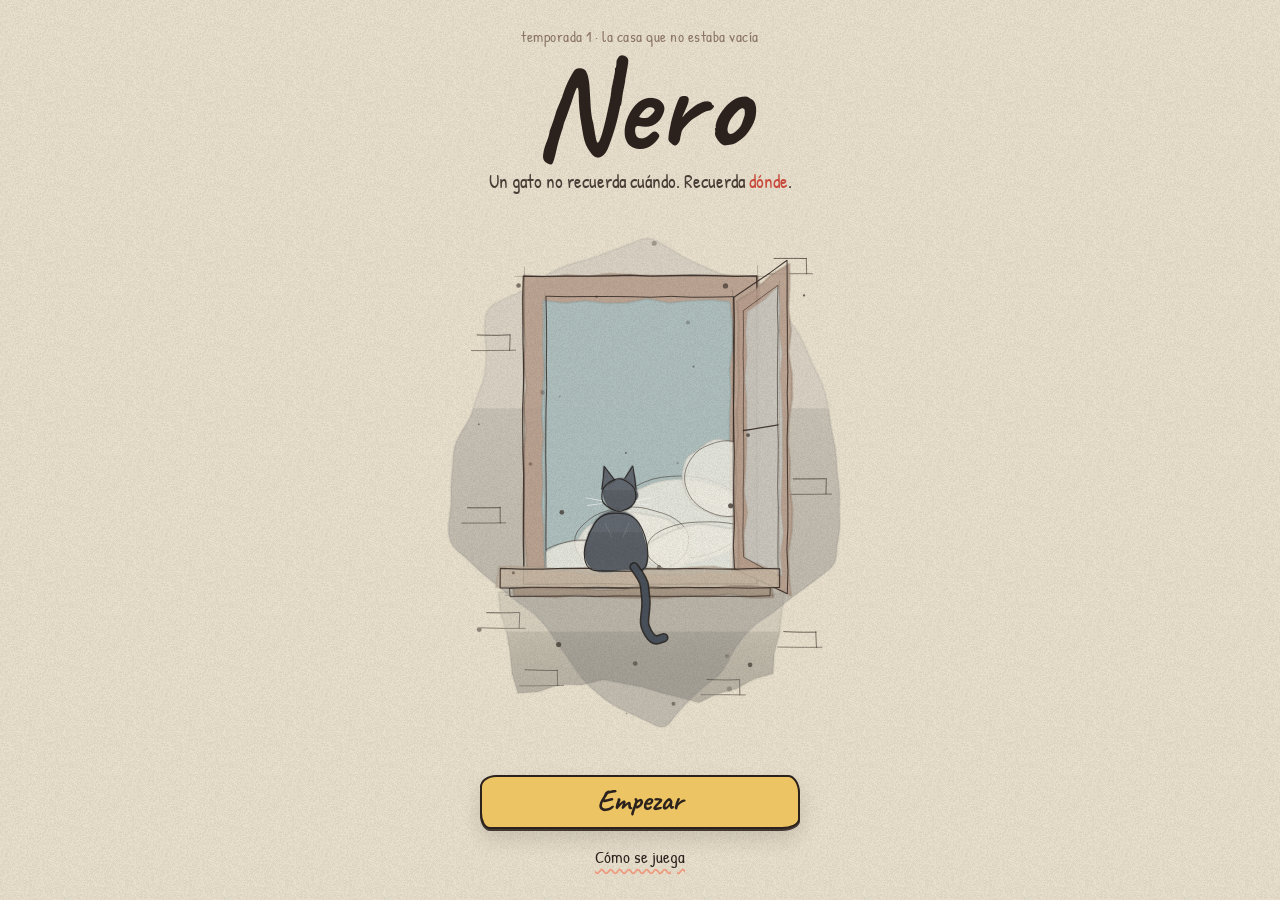
<file: index.html>
<!DOCTYPE html>
<html lang="es">
<head>
<meta charset="utf-8">
<meta name="viewport" content="width=device-width, initial-scale=1, maximum-scale=1, user-scalable=no, viewport-fit=cover">
<title>Nero · una historia de gato</title>
<link rel="manifest" href="manifest.webmanifest">
<link rel="icon" href="icons/favicon-32.png" sizes="32x32">
<link rel="icon" href="icons/icon.svg" type="image/svg+xml">
<link rel="apple-touch-icon" href="icons/apple-touch-icon.png">
<link rel="preload" href="fonts/caveat-latin-700-normal.woff2" as="font" type="font/woff2" crossorigin>
<link rel="preload" href="fonts/patrick-hand-latin-400-normal.woff2" as="font" type="font/woff2" crossorigin>
<link rel="stylesheet" href="styles/main.css">
<style>
  /* el cronómetro del callejón no debe pisar los pills del HUD */
  #level-timer { top: 64px !important; }
</style>
<meta name="theme-color" content="#f3ead6">
</head>
<body>
<svg width="0" height="0" style="position:absolute" aria-hidden="true">
  <filter id="wobble" x="-5%" y="-5%" width="110%" height="110%">
    <feTurbulence type="fractalNoise" baseFrequency="0.035" numOctaves="2" seed="4" result="n"/>
    <feDisplacementMap in="SourceGraphic" in2="n" scale="2.5"/>
  </filter>
</svg>
<canvas id="game"></canvas>
<div id="vignette"></div>
<div id="hud">
  <div id="epLabel"><b id="epNum"></b><span id="epName"></span></div>
  <div id="dots"></div>
  <button id="home" class="hudbtn" title="Volver a la portada" aria-label="Volver a la portada"><svg viewBox="0 0 24 24" width="18" height="18" fill="none" stroke="currentColor" stroke-width="2" stroke-linecap="round" stroke-linejoin="round" aria-hidden="true"><path d="M4 11.5 12 5l8 6.5"/><path d="M6.5 10v8.5h11V10"/><path d="M10.5 18.5V14h3v4.5"/></svg></button>
  <button id="reset" class="hudbtn" title="Reiniciar episodio" aria-label="Reiniciar episodio"><svg viewBox="0 0 24 24" width="18" height="18" fill="none" stroke="currentColor" stroke-width="2" stroke-linecap="round" stroke-linejoin="round" aria-hidden="true"><path d="M18.5 12.5a6.5 6.5 0 1 1-2-5.2"/><path d="M17.5 3.8v4h-4"/></svg></button>
</div>
<div id="cover">
  <div class="cv-head">
    <div class="cv-kicker" id="cvKicker"></div>
    <h1 class="cv-title" id="cvTitle">Nero</h1>
    <p class="cv-tag" id="cvTag"></p>
  </div>
  <div class="cv-menu">
    <button id="cvContinue" class="cv-btn cv-main"></button>
    <button id="cvStart" class="cv-btn"></button>
    <div class="cv-row">
      <button id="cvEpisodes" class="cv-link">Episodios</button>
      <button id="cvHow" class="cv-link">Cómo se juega</button>
    </div>
  </div>
  <div id="cvPanel"><div class="cv-sheet">
    <h3 id="cvPanelTitle"></h3>
    <div id="cvPanelBody"></div>
    <button id="cvBack" class="cv-btn">Volver</button>
  </div></div>
</div>
<div id="story">
  <button id="storySkip">saltar ›</button>
  <p id="storyText"></p>
  <span id="storyNext">toca para seguir</span>
</div>
<div id="titlecard"><b id="tcNum"></b><span id="tcName"></span></div>
<div id="subtitle"></div>
<div id="hint"></div>
<div id="overlay"><div id="ocard">
  <div class="catface" id="oface">🐈‍⬛</div>
  <div class="kicker" id="okicker"></div>
  <h1 id="otitle"></h1>
  <h2 id="osub"></h2>
  <p id="otext"></p>
  <button id="obtn"></button>
</div></div>

<script type="module">
// Nero: orquestador del juego. Toda la lógica (física, historia, mecánicas)
// vive aquí y en js/core|physics|actions|ui; el dibujo lo hace js/doodle.js.
import { CONFIG, createCat, createLevelState, loadLevel, resetCat, createPushable, checkMemoryTriggers, checkKnockTrigger, checkGoalTrigger, checkPuzzleCondition, createInteractives, canOpenInteractive, createCarryables, nearCarryable, landedOnPan, createContainers, nearContainer } from './js/core.js';
import { createPhysics } from './js/physics.js';
import { createUI } from './js/ui.js';
import { createDoodleRenderer } from './js/doodle.js';
import { doJump as jumpAction, tryTargetJump as targetJumpAction, doDrop as dropAction, applySneak } from './js/actions.js';
import { initPWA } from './js/pwa.js';
import { loadSave, writeSave, markFound, countFound } from './js/save.js';

initPWA();

async function main() {
  const canvas = document.getElementById('game');

  // Datos: los mismos del juego 2D — con soporte de borrador del editor (?draft=1)
  const useDraft = new URLSearchParams(location.search).has('draft');
  const devOn = new URLSearchParams(location.search).has('dev');
  const draftScenes = useDraft ? localStorage.getItem('nero-draft-scenes') : null;
  const draftStory = useDraft ? localStorage.getItem('nero-draft-stories') : null;
  const [levelsRes, storiesRes] = await Promise.all([
    fetch('data/scenes.json'),
    fetch('data/stories.json')
  ]);
  const levels = draftScenes ? JSON.parse(draftScenes) : await levelsRes.json();
  const story = draftStory ? JSON.parse(draftStory) : await storiesRes.json();

  const save = loadSave();
  const persist = () => writeSave(save);
  const $ = id => document.getElementById(id);
  // qué capa manda: la portada, una página de historia o el juego
  const setScreen = mode => { document.body.dataset.screen = mode; };

  const physics = createPhysics(CONFIG);
  const ui = createUI();
  const cat = createCat();
  const levelState = createLevelState();
  // el mundo se dibuja a mano: mismo contrato que el renderer 3D archivado
  const r3d = createDoodleRenderer(canvas);

  let W = window.innerWidth, H = window.innerHeight;
  function resize() {
    W = window.innerWidth; H = window.innerHeight;
    r3d.resize(W, H);
  }
  window.addEventListener('resize', resize);
  resize();

  // Cinemáticas de la historia de origen (mismas que el 2D)
  const cinematics = {
    2: {
      text: `Una sombra lo cubre. Un hombre mayor, vestido de negro<br>de los pies a la cabeza, con un ramo de flores en la mano.<br><br>«¿Qué haces aquí, pequeño?»<br><br><b>Deja las flores en el barro</b> para poder recogerlo<br>con las dos manos, como se recoge algo que se puede romper.`,
      duration: 5600
    },
    5: {
      text: `<b>Pasan los meses.</b><br><br>Nero ya no cabe en una mano. Aprende dónde da el sol<br>a cada hora y qué escalón cruje.<br><br>En la repisa, el retrato vuelve a estar de pie.<br>Junto a su bol hay ahora un cuenco de flores pintadas<br>que nadie compraría para un gato. <b>Era de alguien.</b>`,
      duration: 6400
    }
  };

  // Rama A (llegó al camión) vs Rama B (lo recogió el conductor)
  function recordBranch(branchId) {
    try {
      const data = JSON.parse(localStorage.getItem('nero_branches') || '{}');
      data.origin = branchId;
      data.timestamp = new Date().toISOString();
      localStorage.setItem('nero_branches', JSON.stringify(data));
    } catch (e) { /* almacenamiento no disponible */ }
  }

  const curLevel = () => levels[levelState.level];

  function getMovementMods() {
    const L = curLevel();
    if (!L?.mechanics?.babyKitten) return { speed: 1, jump: 1 };
    return { speed: L.mechanics.speed || 0.7, jump: L.mechanics.jumpHeight || 0.8 };
  }

  // El jugador solo recibe texto de ayuda si lleva rato sin avanzar. Cualquier
  // acción con sentido reinicia el reloj: guiar sin estorbar.
  let idleT = 0, hintsGiven = 0, missingCarryShown = false;
  function noteProgress() {
    idleT = 0;
    ui.hideHint();
  }

  let jumpBuffer = null;   // pulsación en el aire → se dispara al aterrizar (game feel)
  function doJump(dir, big) {
    if (levelState.mode !== 'play') return;
    if (cat.state === 'contain') exitContain();
    const L = curLevel();
    const wasGrounded = cat.onGround;
    if (jumpAction(cat, dir, big, getMovementMods())) {
      noteProgress();
      jumpBuffer = null;
      // Nivel de la caja: cada salto desde el suelo cuenta y sacude la caja
      if (L?.goalKind === 'jumps_counted' && wasGrounded) {
        levelState.jumpCount++;
        levelState.lastJumpDir = dir;
        levelState.boxAnimT = 0.001;
      }
    } else if (!cat.onGround) {
      // en la caja el búfer no caduca: machacar el botón nunca pierde saltos
      const hold = L?.goalKind === 'jumps_counted' ? 3 : 0.22;
      jumpBuffer = { dir, big, t: hold };
    }
  }
  function doDrop() {
    if (levelState.mode !== 'play') return;
    dropAction(cat, levelState.platforms);
  }

  // ---------- Input (mismos gestos que el 2D; el tap se proyecta al plano de juego) ----------
  let pressT = null, pressZone = 0, pressStart = null, sneakTouch = 0;
  const pointers = new Set();
  const held = { l: false, r: false, shift: false };
  const sneakDir = () => sneakTouch || (held.shift ? (held.r ? 1 : 0) - (held.l ? 1 : 0) : 0);

  canvas.addEventListener('pointerdown', e => {
    pointers.add(e.pointerId);
    if (pointers.size >= 2) { doJump(pressZone, true); pressT = null; return; }
    pressZone = e.clientX < W / 3 ? -1 : (e.clientX > 2 * W / 3 ? 1 : 0);
    pressT = performance.now();
    pressStart = { x: e.clientX, y: e.clientY };
    if (levelState.mode === 'play' && cat.onGround && cat.state !== 'hang') {
      cat.state = 'charge'; cat.squash = 0.8;
    }
  });
  canvas.addEventListener('pointermove', e => {
    if (!pressStart || pointers.size !== 1) return;
    const dx = e.clientX - pressStart.x, dy = e.clientY - pressStart.y;
    if (Math.abs(dx) > 22 && Math.abs(dx) > Math.abs(dy) * 1.4) {
      sneakTouch = Math.sign(dx);
      pressT = null;
      noteProgress();
    }
  });
  function releasePointer(e) {
    pointers.delete(e.pointerId);
    const start = pressStart;
    if (pointers.size === 0) { sneakTouch = 0; pressStart = null; }
    if (pressT === null) return;
    const heldMs = performance.now() - pressT;
    pressT = null;
    if (start && e.clientX !== undefined) {
      const dx = e.clientX - start.x, dy = e.clientY - start.y;
      if (dy < -30) {
        const dir = dx > 36 ? 1 : dx < -36 ? -1 : 0;
        const big = -dy > 130 || (heldMs < 180 && -dy > 70);
        doJump(dir, big);
        return;
      }
      if (dy > 30 && Math.abs(dy) > Math.abs(dx)) { doDrop(); return; }
    }
    const { wx, wy } = r3d.screenToWorld(e.clientX, e.clientY);
    if (levelState.mode === 'play' && tryCarry(wx, wy)) return;
    if (levelState.mode === 'play' && tryContain(wx, wy)) return;
    if (levelState.mode === 'play' && tryInteract(wx, wy)) return;
    if (levelState.mode === 'play' && curLevel()?.goalKind !== 'jumps_counted' &&
        targetJumpAction(cat, levelState.platforms, wx, wy)) {
      noteProgress();
    } else {
      const dir = Math.abs(wx - cat.x) > 40 ? Math.sign(wx - cat.x) : 0;
      doJump(dir, heldMs > 350);
    }
  }
  canvas.addEventListener('pointerup', releasePointer);
  canvas.addEventListener('pointercancel', releasePointer);

  window.addEventListener('keydown', e => {
    if (e.key === 'Shift') held.shift = true;
    if (e.key === 'ArrowLeft') held.l = true;
    if (e.key === 'ArrowRight') held.r = true;
    if (e.repeat) return;
    if (e.key === 'ArrowLeft') { if (!e.shiftKey) doJump(-1, false); }
    else if (e.key === 'ArrowRight') { if (!e.shiftKey) doJump(1, false); }
    // ↑ salta hacia donde ya estás mirando: mantener ← o → y pulsar ↑ da el salto
    // dirigido, y con Shift el supersalto dirigido. Sin esto el teclado no tenía
    // forma de hacer un supersalto en diagonal y había niveles imposibles.
    else if (e.key === 'ArrowUp' || e.key === ' ') doJump(held.r ? 1 : held.l ? -1 : 0, e.shiftKey);
    else if (e.key === 'ArrowDown') doDrop();
    else if (e.key === 'r' || e.key === 'R') { if (levelState.mode === 'play') resetLevel(); }
  });
  window.addEventListener('keyup', e => {
    if (e.key === 'Shift') held.shift = false;
    if (e.key === 'ArrowLeft') held.l = false;
    if (e.key === 'ArrowRight') held.r = false;
  });
  ui.onResetClick(() => { if (levelState.mode === 'play') resetLevel(); });

  // ---------- Flujo de niveles ----------
  function startLevel(idx) {
    levelState.level = idx;
    resetCat(cat, levels[idx].spawn);
    if (levels[idx].spawnY) cat.y = levels[idx].spawnY;   // el epílogo empieza arriba
    loadLevel(levelState, levels[idx]);

    const L = levels[idx];
    levelState.pushables = (L.pushables || []).map(p => createPushable(p));
    // interactivos del puzzle: se copian las plataformas base para poder
    // inyectar los cajones abiertos sin mutar los datos del nivel
    levelState.basePlatforms = levelState.platforms.slice();
    levelState.interactives = createInteractives(L, levelState.platforms);
    levelState.carryables = createCarryables(L, levelState.platforms);
    levelState.containers = createContainers(L, levelState.platforms);
    cat.containRef = null;
    levelState.puzzles = L.puzzles || [];
    levelState.puzzleSolved = {};
    levelState.boxTiltAngle = 0;
    levelState.boxAnimT = 0;
    levelState.lastJumpDir = 0;

    r3d.loadScene(L, levelState);
    r3d.setCatVisible(true);
    // en la caja, Nero empieza dentro (visible gracias al corte frontal)
    if (L.goalKind === 'jumps_counted' && levelState.pushables[0]) {
      const box = levelState.pushables[0];
      cat.x = box.x + box.w / 2;
    }
    ui.updateHUD(idx, levels, levelState.memories, levelState.found, levelState.puzzles, levelState.puzzleSolved);
    devMarkers();
    ui.setHintText(L.hint ?? story?.ui?.hint ?? '');
    ui.hideHint();
    ui.hideMemory();          // que no quede colgado el subtítulo del episodio anterior
    idleT = 0;
    hintsGiven = 0;
    missingCarryShown = false;
  }

  // Efectos que solo deben dispararse al empezar a JUGAR el nivel (no con la tarjeta abierta)
  function enterPlay() {
    levelState.mode = 'play';
    jumpBuffer = null;
    const L = curLevel();

    // recuerdos con disparador de inicio
    setTimeout(() => {
      if (levelState.mode !== 'play') return;
      for (const m of levelState.memories) if (m.trigger === 'start') collect(m.id);
    }, L?.intro ? 7400 : 900);

    // niveles solo-cinemática: se cuentan solos
    if (L?.mechanics?.cinematicOnly) {
      const cin = cinematics[levelState.level];
      levelState.levelDone = true;   // sin gameplay
      ui.showCinematic(cin?.text ?? L.intro, cin?.duration ?? 4000);
      const token = actToken;
      setTimeout(() => {
        if (token !== actToken) return;   // ya se cambió de episodio
        const gm = levelState.memories.find(m => m.trigger === 'goal');
        if (gm) collect(gm.id);
        completeLevel();
      }, (cin?.duration ?? 4000) + 300);
      return;
    }

    // reto contrarreloj del callejón: al agotarse, Nero no llega al camión → Rama B
    if (L?.mechanics?.timerChallenge) {
      ui.startLevelTimer(L.mechanics.timerChallenge, () => {
        if (levelState.levelDone) return;
        recordBranch('branch_b');
        levelState.levelDone = true;
        const tok = actToken;
        setTimeout(() => { if (tok === actToken) completeLevel(2); }, 900);   // nivel 2 = cinemática de la Rama B
      });
    }
  }

  function resetLevel() {
    ui.stopLevelTimer();
    startLevel(levelState.level);
    enterPlay();
  }

  function completeLevel(target) {
    ui.stopLevelTimer();
    // salir de 'play' YA: si no, durante la espera el episodio siguiente queda
    // anunciado pero con la sala anterior todavía cargada
    levelState.mode = 'ui';
    const next = target ?? levelState.level + 1;
    const token = actToken;
    if (next < levels.length) {
      levelState.level = next;
      save.level = next; persist();
      setTimeout(() => { if (token === actToken) showAct(); }, 1400);
    } else {
      // deja que se lean los últimos rastros antes de pasar la página
      const t0 = performance.now();
      const wait = () => {
        if (token !== actToken) return;
        const idle = ui.isMemoryIdle() || performance.now() - t0 > 20000;
        if (performance.now() - t0 > 2500 && idle) runEnding();
        else setTimeout(wait, 300);
      };
      setTimeout(wait, 300);
    }
  }

  // ---------- Inicio y fin ----------
  // La temporada empieza y acaba en la misma ventana. Portada: Nero sentado
  // en el alféizar, de espaldas. Prólogo: el alféizar vacío bajo la lluvia,
  // porque todavía no ha llegado. Final: Nero otra vez ahí, al sol, con dos
  // tazas al lado.
  const branchOf = () => {
    try { return JSON.parse(localStorage.getItem('nero_branches') || '{}').origin ?? null; }
    catch (e) { return null; }
  };
  const HOWTO = `<ul class="howto">
      <li><b>Saltar</b><span>desliza ↑ · tecla ↑ (con ← → para dirigirlo)</span></li>
      <li><b>Salto largo</b><span>desliza fuerte · Shift + ↑</span></li>
      <li><b>Saltar a un sitio</b><span>toca el mueble al que quieres llegar</span></li>
      <li><b>Andar a escondidas</b><span>arrastra ← → · Shift + ← →</span></li>
      <li><b>Bajar</b><span>desliza ↓ · tecla ↓</span></li>
      <li><b>Coger, soltar, abrir, meterse</b><span>toca la cosa con Nero cerca</span></li>
    </ul>
    <p class="howto-note">Nero no sabe cuándo pasó cada cosa. Tú sí: cada rastro lleva su edad escrita encima.</p>`;

  function showCover() {
    actToken++;
    ui.stopLevelTimer(); ui.hideMemory(); ui.hideHint(); ui.hideCinematic();
    levelState.mode = 'ui';
    storyPages = null;
    r3d.setCover('title');
    setScreen('cover');
    $('cvPanel').classList.remove('show');
    $('cvKicker').innerHTML = story?.title?.kicker ?? '';
    $('cvTitle').textContent = story?.title?.title ?? 'Nero';
    $('cvTag').innerHTML = story?.title?.tagline ?? '';
    const cont = $('cvContinue'), start = $('cvStart');
    const L = save.level != null ? levels[save.level] : null;
    if (L && save.level > 0) {
      cont.style.display = '';
      cont.innerHTML = `Continuar <small>${L.kicker} · ${L.name}</small>`;
      start.textContent = 'Empezar de nuevo';
      start.classList.remove('cv-main');
    } else {
      cont.style.display = 'none';
      start.textContent = save.finished ? 'Volver a empezar' : 'Empezar';
      start.classList.add('cv-main');
    }
    $('cvEpisodes').style.display = save.unlocked > 0 || save.finished ? '' : 'none';
  }

  function startNewGame() {
    save.level = 0; save.finished = false; persist();
    playStory(story?.prologue ?? [], 'prologue', () => {
      if (!save.howto) {
        save.howto = true; persist();
        setScreen('story-card');
        ui.showCard({ face: 'cat', kicker: 'antes de empezar', title: '', sub: 'Cómo se mueve Nero', text: HOWTO, btn: 'A la caja', then: () => beginEpisode(0) });
      } else beginEpisode(0);
    });
  }
  function beginEpisode(i) {
    levelState.level = i;
    showAct();
  }

  // Páginas de historia sobre la ventana: se pasan con un toque
  let storyPages = null, storyIdx = 0, storyThen = null, storyLock = 0;
  function playStory(pages, mode, then) {
    actToken++;
    levelState.mode = 'ui';
    ui.hideMemory(); ui.hideHint(); ui.stopLevelTimer();
    r3d.setCover(mode);
    setScreen('story');
    if (!pages.length) { then?.(); return; }
    storyPages = pages; storyIdx = 0; storyThen = then;
    showStoryPage();
  }
  function showStoryPage() {
    const el = $('storyText');
    el.classList.remove('in');
    void el.offsetWidth;            // reinicia la transición
    el.innerHTML = storyPages[storyIdx];
    el.classList.add('in');
    $('storyNext').textContent = storyIdx === storyPages.length - 1 ? 'toca para terminar' : 'toca para seguir';
    storyLock = performance.now() + 650;   // un doble toque no se salta dos páginas
  }
  function advanceStory() {
    if (!storyPages || performance.now() < storyLock) return;
    storyIdx++;
    if (storyIdx >= storyPages.length) finishStory();
    else showStoryPage();
  }
  function finishStory() {
    if (!storyPages) return;
    const t = storyThen;
    storyPages = null; storyThen = null;
    t?.();
  }
  $('story').addEventListener('click', e => { if (e.target.id !== 'storySkip') advanceStory(); });
  $('storySkip').addEventListener('click', finishStory);
  window.addEventListener('keydown', e => {
    if (!storyPages) return;
    if (e.key === 'Enter' || e.key === ' ' || e.key === 'ArrowRight') { e.preventDefault(); advanceStory(); }
    else if (e.key === 'Escape') finishStory();
  });

  function runEnding() {
    save.finished = true; save.level = null; persist();
    playStory(story?.ending ?? [], 'ending', showFinalCard);
  }
  function showFinalCard() {
    const total = levels.reduce((n, L) => n + L.memories.length, 0);
    const got = countFound(save, levels);
    const rows = levels.map((L, i) => {
      const ids = new Set(save.found[i] ?? []);
      const dots = L.memories.map(m => `<i class="${ids.has(m.id) ? 'on' : ''}"></i>`).join('');
      return `<li><span>${L.kicker.replace('Episodio ', 'Ep ')}</span><b>${L.name}</b><em>${dots}</em></li>`;
    }).join('');
    const br = story?.branches?.[branchOf()] ?? '';
    const missing = total - got;
    setScreen('story-card');
    ui.showCard({
      face: 'cat', kicker: 'fin de la temporada', title: 'Fin', sub: '',
      text: `<ul class="fin-list">${rows}</ul>
        <span class="fin-total">${got} de ${total} rastros</span>
        ${br ? `<span class="fin-branch">${br}</span>` : ''}
        ${missing ? `<span class="fin-more">Te faltan ${missing}. Están en la lista de episodios, esperando.</span>` : '<span class="fin-more">Los has leído todos.</span>'}
        <span class="fin-credits">Nero · una historia de gato<br>tipografías Caveat y Patrick Hand (SIL OFL)</span>`,
      btn: 'Volver al inicio',
      then: showCover
    });
  }

  // panel de la portada: lista de episodios o controles
  function openPanel(title, html) {
    $('cvPanelTitle').textContent = title;
    $('cvPanelBody').innerHTML = html;
    $('cvPanel').classList.add('show');
  }
  function showEpisodes() {
    const rows = levels.map((L, i) => {
      if (i > save.unlocked) return `<li class="locked"><span>${L.kicker}</span><b>· · ·</b></li>`;
      const ids = new Set(save.found[i] ?? []);
      const dots = L.memories.map(m => `<i class="${ids.has(m.id) ? 'on' : ''}"></i>`).join('');
      const alt = i === 2 && branchOf() === 'branch_a' ? '<small>la otra rama</small>' : '';
      return `<li><button data-ep="${i}"><span>${L.kicker}</span><b>${L.name}</b>${alt}<em>${dots}</em></button></li>`;
    }).join('');
    openPanel('Episodios', `<ul class="eplist">${rows}</ul>`);
    for (const b of $('cvPanelBody').querySelectorAll('button[data-ep]')) {
      b.onclick = () => { $('cvPanel').classList.remove('show'); beginEpisode(+b.dataset.ep); };
    }
  }
  $('cvContinue').onclick = () => beginEpisode(save.level);
  $('cvStart').onclick = startNewGame;
  $('cvEpisodes').onclick = showEpisodes;
  $('cvHow').onclick = () => openPanel('Cómo se mueve Nero', HOWTO);
  $('cvBack').onclick = () => $('cvPanel').classList.remove('show');
  $('home').onclick = () => showCover();

  // Sin modal entre episodios: el título aparece sobre la habitación, la
  // introducción baja como subtítulo y el jugador ya tiene el control.
  let actToken = 0;
  function showAct() {
    levelState.mode = 'ui';
    r3d.setCover(null);
    setScreen('game');
    ui.hideCard();
    save.level = levelState.level;
    save.unlocked = Math.max(save.unlocked, levelState.level);
    persist();
    startLevel(levelState.level);
    const L = curLevel();
    ui.showEpisode(L.kicker, L.name, L.intro);
    const token = ++actToken;
    setTimeout(() => { if (token === actToken) enterPlay(); }, 650);
  }

  // Los interactivos abiertos se añaden AL FINAL de la lista de plataformas:
  // así los índices de las metas custom y del knock siguen siendo válidos.
  function stepInteractives(dt) {
    const list = levelState.interactives;
    if (!list || !list.length) return;
    let dirty = false;
    for (const o of list) {
      // el contrapeso se dispara solo cuando cae el peso del otro lado
      if (o.kind === 'counterweight') {
        if (o.trigger === 'knock') {
          // la olla que cae es peso permanente; Nero dentro del balde es peso
          // mientras se quede — al salir, la balda vuelve a bajar
          if (levelState.knock?.broken) o.target = 1;
          else o.target = (levelState.containers ?? []).some(c => c.panFor === o.id && c.occupied) ? 0.55 : 0;
        }
        const prevY = o.platform.y;
        o.platform.y = o.baseY - (o.travel ?? 200) * o.open;
        const dY = o.platform.y - prevY;
        // si el gato viaja encima, sube con ella
        if (dY !== 0 && cat.onGround && Math.abs(cat.y - prevY) < 3 &&
            cat.x > o.platform.x - 20 && cat.x < o.platform.x + o.platform.w + 20) {
          cat.y += dY;
        }
      }
      if (o.kind === 'machine' && o.playing > 0) o.playing = Math.max(0, o.playing - dt);
      if (Math.abs(o.target - o.open) > 0.001) {
        o.open += (o.target - o.open) * Math.min(1, dt * 6);
        if (Math.abs(o.target - o.open) < 0.01) o.open = o.target;
        dirty = true;
      }
    }
    const shown = list.filter(o => o.platform && (o.always || o.open > 0.55));
    if (levelState.platforms.length !== levelState.basePlatforms.length + shown.length) dirty = true;
    if (dirty) {
      levelState.platforms = levelState.basePlatforms.concat(shown.map(o => o.platform));
    }
  }

  // Objetos en la boca. Llevarlos arriba es el coste; soltarlos es gratis.
  // De ahí sale la gramática: "haz que X caiga sobre Y".
  function stepCarryables(dt) {
    const list = levelState.carryables;
    if (!list || !list.length) return;
    for (const c of list) {
      if (c.held) {                       // viaja en la boca, delante del morro
        c.x = cat.x + cat.facing * 26;
        c.y = cat.y - 30;
        continue;
      }
      if (!c.falling) continue;
      c.vy += CONFIG.GRAV * 0.85 * dt;
      c.x += c.vx * dt;
      c.y += c.vy * dt;
      // aterriza sobre la primera superficie que encuentre: plataformas y,
      // sobre todo, las bandejas de los contrapesos (que no son plataformas)
      // solo cuentan las superficies POR DEBAJO del punto de suelta: si no, el
      // objeto se quedaría en la misma repisa desde la que lo tiras
      const below = (c.dropY ?? 0) + 30;
      let ground = CONFIG.FLOOR_Y - 6;
      for (const pl of levelState.platforms) {
        if (c.x > pl.x && c.x < pl.x + pl.w && pl.y > below && pl.y < ground) ground = pl.y - 6;
      }
      for (const o of (levelState.interactives || [])) {
        const pan = o.pan;
        if (!pan) continue;
        if (c.x > pan.x - 10 && c.x < pan.x + pan.w + 10 && pan.y > below && pan.y < ground) {
          ground = pan.y - 6;
        }
      }
      if (c.y >= ground) {
        c.y = ground; c.vy = 0; c.vx = 0;
        c.falling = false; c.landed = true;
        // ¿cayó en la bandeja de algún contrapeso? entonces dispara la máquina
        for (const o of (levelState.interactives || [])) {
          if (o.kind === 'counterweight' && o.trigger === 'drop:' + c.id && landedOnPan(c, o)) {
            o.target = 1;
            c.consumed = true;
            noteProgress();
          }
        }
      }
    }
  }

  // ---------- Recipientes: verterse dentro, salir de un brinco ----------
  function exitContain() {
    const c = cat.containRef;
    if (c) c.occupied = false;
    cat.containRef = null;
    cat.state = 'idle';
    cat.onGround = true;
    noteProgress();
  }

  function tryContain(wx, wy) {
    const list = levelState.containers;
    if (!list || !list.length) return false;
    if (cat.state === 'contain') { exitContain(); return true; }   // cualquier toque: fuera
    for (const c of list) {
      const hit = Math.abs(wx - c.x) < Math.max(60, (c.w ?? 90) * 0.75) &&
                  Math.abs(wy - c.y) < 95;
      if (hit && nearContainer(cat, c)) {
        cat.state = 'contain';
        cat.containRef = c;
        c.occupied = true;
        cat.x = c.x; cat.y = c.y;
        cat.vx = 0; cat.vy = 0;
        cat.onGround = true;
        for (const m of levelState.memories) {
          if (m.trigger === 'contain' && m.cid === c.id) collect(m.id);
        }
        noteProgress();
        return true;
      }
    }
    return false;
  }

  // Coger / soltar con el mismo toque
  function tryCarry(wx, wy) {
    const list = levelState.carryables;
    if (!list || !list.length) return false;
    const held = list.find(c => c.held);
    if (held) {                            // soltar: cae desde donde esté el gato
      held.held = false;
      held.falling = true;
      held.dropY = cat.y;              // desde dónde se soltó: define qué puede pararlo
      held.vx = cat.facing * 30;
      held.vy = 0;
      noteProgress();
      return true;
    }
    for (const c of list) {
      if (c.consumed) continue;
      const hit = Math.abs(wx - c.x) < 60 && Math.abs(wy - c.y) < 70;
      if (hit && cat.onGround && nearCarryable(cat, c)) {
        c.held = true; c.landed = false;
        noteProgress();
        return true;
      }
    }
    return false;
  }

  // Devuelve true si el tap abrió un cajón (y por tanto no debe saltar)
  function tryInteract(wx, wy) {
    const list = levelState.interactives;
    if (!list || !list.length) return false;
    // el contestador: cada toque suelta el siguiente mensaje
    for (const o of list) {
      if (o.kind !== 'machine') continue;
      const hit = Math.abs(wx - o.x) < 70 && Math.abs(wy - o.y) < 90;
      const near = Math.abs(cat.x - o.x) < 120 && Math.abs(cat.y - o.y) < 130;
      if (!hit || !near) continue;
      const msgs = o.messages ?? [];
      if (!msgs.length) return true;
      const msg = msgs[Math.min(o.msgIdx, msgs.length - 1)];
      o.msgIdx = Math.min(o.msgIdx + 1, msgs.length);
      o.playing = 2.2;
      ui.showMemory(msg.text, 6400, msg.age);
      if (msg.collect) collect(msg.collect);
      noteProgress();
      return true;
    }

    // palancas: un toque cerca las acciona y mueven lo que tengan enlazado
    for (const o of list) {
      if (o.kind !== 'lever') continue;
      const hit = Math.abs(wx - o.x) < 60 && Math.abs(wy - o.y) < 90;
      const near = Math.abs(cat.x - o.x) < 110 && Math.abs(cat.y - o.y) < 130;
      if (hit && near) {
        o.on = !o.on;
        for (const t of (o.targets ?? [])) {
          const other = list.find(i => i.id === t.id);
          if (other) other.target = o.on ? (t.open ?? 1) : (t.off ?? 0);
        }
        noteProgress();
        return true;
      }
    }
    for (const o of list) {
      const p = o.platform;
      if (!p || o.kind !== 'drawer') continue;
      const hit = wx > p.x - 30 && wx < p.x + p.w + 30 && wy > p.y - 40 && wy < p.y + 90;
      if (!hit) continue;
      if (canOpenInteractive(o, cat, list)) { o.target = 1; noteProgress(); return true; }
      if (o.open > 0.5 && cat.y < p.y - 20) { o.target = 0; return true; }   // cerrar desde arriba
      return false;
    }
    return false;
  }

  function collect(id) {
    if (levelState.found[id]) return;
    idleT = 0;
    levelState.found[id] = true;
    levelState.totalFound++;
    markFound(save, levelState.level, id);
    persist();
    const m = levelState.memories.find(m => m.id === id);
    if (m) ui.showMemory(m.text, 5600, m.age);
    ui.updatePaws(levelState.memories, levelState.found);
    devMarkers();
  }

  // ---------- Loop ----------
  let last = performance.now();
  let escapeAnim = null;   // arco escriptado de Nero saliendo de la caja
  function frame(now) {
    const dt = Math.min(0.033, (now - last) / 1000);
    last = now;
    const L = curLevel();

    if (levelState.mode === 'play' && !levelState.levelDone) {
      for (const id of checkMemoryTriggers(cat, levelState, levelState.platforms)) collect(id);

      if (checkKnockTrigger(cat, levelState.knock)) {
        levelState.knock.falling = true;
        levelState.knock.vx = (levelState.knock.x > cat.x ? 1 : -1) * 120;
        levelState.knock.vy = -80;
      }

      if (cat.state !== 'contain') {
        physics.stepCat(cat, levelState.platforms, dt, levelState.mode, L, levelState.pushables);
      } else if (cat.containRef) {
        cat.x = cat.containRef.x; cat.y = cat.containRef.y;   // vertido: va donde va el cacharro
      }
      // salto en búfer: pulsado en el aire, ejecutado al tocar suelo
      if (jumpBuffer) {
        jumpBuffer.t -= dt;
        if (jumpBuffer.t <= 0) jumpBuffer = null;
        else if (cat.onGround) {
          const jb = jumpBuffer;
          jumpBuffer = null;
          doJump(jb.dir, jb.big);
        }
      }
      physics.stepKnock(levelState.knock, dt);
      physics.stepProps(levelState.yarn, levelState.books, levelState.bookShelfIdx, levelState.platforms, cat, dt);
      if (levelState.pushables.length) {
        physics.stepPushables(levelState.pushables, cat, levelState.platforms, dt, L);
      }
      applySneak(cat, levelState.platforms, sneakDir(), dt, getMovementMods().speed);
      stepInteractives(dt);
      stepCarryables(dt);

      const kn = levelState.knock;
      if (kn && kn.broken && kn.memoryId) collect(kn.memoryId);

      // la caja reacciona a cada salto: pulso + sacudida suave (las solapas
      // se abren con el progreso — eso lo dibuja el renderer)
      if (L?.goalKind === 'jumps_counted') {
        const box = levelState.pushables[0];
        // Nero no puede salirse de la caja hasta escapar por arriba
        if (box) cat.x = Math.max(box.x + 44, Math.min(box.x + box.w - 44, cat.x));
        if (levelState.boxAnimT > 0 && levelState.boxAnimT < 1) {
          levelState.boxAnimT += dt / levelState.boxAnimDuration;
          const t = Math.min(levelState.boxAnimT, 1);
          levelState.boxPulse = Math.sin(Math.min(t / 0.55, 1) * Math.PI);
          const dirSign = levelState.lastJumpDir === 0 ? 1 : Math.sign(levelState.lastJumpDir);
          levelState.boxTiltAngle = Math.sin(t * Math.PI * 2) * 0.05 * dirSign;
          if (t >= 1) { levelState.boxAnimT = 0; levelState.boxPulse = 0; levelState.boxTiltAngle = 0; }
        } else {
          levelState.boxPulse = 0;
          levelState.boxTiltAngle = 0;
        }
      }

      // puzzles
      for (const puzzle of levelState.puzzles) {
        if (!levelState.puzzleSolved[puzzle.id] && checkPuzzleCondition(puzzle, levelState)) {
          levelState.puzzleSolved[puzzle.id] = true;
          ui.updateHUD(levelState.level, levels, levelState.memories, levelState.found, levelState.puzzles, levelState.puzzleSolved);
        }
      }

      // ¿atascado? a los 15 s sin avanzar se ofrece la pista del episodio,
      // y solo dos veces: si no sirve, es un problema de diseño, no de texto
      idleT += dt;
      if (idleT > 15 && hintsGiven < 2 && !ui.isHintShown()) {
        const h = ui.getHintText();
        if (h) { ui.showHint(h); hintsGiven++; }
        idleT = 0;
      }

      // meta
      // Algunos episodios no piden llegar, piden llegar CON algo en la boca.
      // Si Nero está en la meta con las manos vacías, la casa se lo recuerda.
      const atGoal = checkGoalTrigger(cat, levelState.platforms, L.goalKind, levelState);
      if (atGoal && L.goalCarry &&
          !(levelState.carryables || []).some(c => c.held && c.id === L.goalCarry)) {
        if (!missingCarryShown) {
          missingCarryShown = true;
          ui.showHint(L.carryHint || 'Le falta algo en la boca');
        }
      } else if (atGoal) {
        levelState.levelCompleteTime = now;
        const gm = levelState.memories.find(m => m.trigger === 'goal');
        if (gm) collect(gm.id);

        let target;
        if (levelState.level === 1 && L.mechanics?.branchId === 'branch_a') {
          recordBranch('branch_a');
          target = 3;   // llegó al camión: la Rama B (cinemática de rescate) no ocurre
        }
        if (L.goalKind === 'jumps_counted') {
          // escape: las solapas se abren del todo y Nero salta fuera, al borde de la caja
          const box = levelState.pushables[0];
          if (box) {
            escapeAnim = {
              t: 0, dur: 0.8,
              fromX: cat.x, fromY: cat.y,
              toX: box.x + box.w / 2, toY: box.y
            };
          }
        }
        levelState.levelDone = true;
        const tok = actToken;
        setTimeout(() => { if (tok === actToken) completeLevel(target); }, 1800);
      }
    } else {
      cat.tailT += dt;
      // arco de escape de la caja (corre mientras el nivel está "hecho")
      if (escapeAnim) {
        escapeAnim.t += dt;
        const k = Math.min(1, escapeAnim.t / escapeAnim.dur);
        cat.x = escapeAnim.fromX + (escapeAnim.toX - escapeAnim.fromX) * k;
        const arc = Math.sin(k * Math.PI) * 150;
        cat.y = escapeAnim.fromY + (escapeAnim.toY - escapeAnim.fromY) * k - arc;
        cat.facing = 1;
        cat.state = k < 1 ? 'air' : 'idle';
        cat.squash = k < 1 ? 1.2 : 1;
        if (k >= 1) { cat.y = escapeAnim.toY; escapeAnim = null; }
      }
    }
    if (levelState.mode === 'ui') escapeAnim = null;

    const isBoxLevel = L?.goalKind === 'jumps_counted';
    const box = isBoxLevel ? levelState.pushables[0] : null;
    r3d.update(dt, {
      cat,
      knock: levelState.knock,
      yarn: levelState.yarn,
      books: levelState.books,
      bookShelfIdx: levelState.bookShelfIdx,
      platforms: levelState.platforms,
      pushables: levelState.pushables,
      interactives: levelState.interactives,
      carryables: levelState.carryables,
      boxTilt: levelState.boxTiltAngle,
      boxPulse: levelState.boxPulse || 0,
      baby: !!L?.mechanics?.babyKitten,
      jumpCounter: isBoxLevel ? {
        count: levelState.jumpCount,
        required: L.goalParams?.requiredJumps || 8,
        complete: levelState.jumpCount >= (L.goalParams?.requiredJumps || 8)
      } : null,
      focus: box ? { x: box.x + box.w / 2, y: box.y + box.h / 2 } : null
    });
    r3d.render();
    requestAnimationFrame(frame);
  }

  startLevel(0);
  showCover();
  requestAnimationFrame(frame);

  // ---------- Modo dev (?dev=1): navegar niveles y VER dónde está cada cosa ----------
  // Rombos flotantes sobre recuerdos sin encontrar, la meta, objetos de boca,
  // recipientes y palancas; botones/teclas para saltar de episodio.
  function devMarkers() {
    if (!devOn) return;
    const L = curLevel();
    const list = [];
    // la meta del episodio
    const goal = levelState.platforms.find(p => p.kind === L.goalKind);
    if (goal) list.push({ x: goal.x + goal.w / 2, y: goal.y, label: 'META' + (L.goalCarry ? ' +' + L.goalCarry : ''), color: 0xE8967E, big: true });
    // recuerdos aún no encontrados, cada uno donde se dispara
    for (const m of levelState.memories) {
      if (levelState.found[m.id]) continue;
      let x = null, y = null;
      if (m.trigger === 'platform' && levelState.platforms[m.pi]) {
        const p = levelState.platforms[m.pi];
        x = p.x + p.w / 2; y = p.y;
      } else if (m.trigger === 'knock' && levelState.knock) {
        x = levelState.knock.x; y = levelState.knock.y;
      } else if (m.trigger === 'contain') {
        const c = (levelState.containers ?? []).find(c => c.id === m.cid);
        if (c) { x = c.x; y = c.y; }
      } else if (m.trigger === 'machine') {
        const o = (levelState.interactives ?? []).find(o => o.kind === 'machine');
        if (o) { x = o.x; y = o.y; }
      }
      if (x != null) list.push({ x, y, label: m.id, color: 0xF0C987 });
    }
    for (const c of (levelState.carryables ?? [])) {
      if (!c.consumed) list.push({ x: c.x, y: c.y, label: '☍ ' + c.id, color: 0xB7C7AA });
    }
    for (const o of (levelState.interactives ?? [])) {
      if (o.kind === 'lever') list.push({ x: o.x, y: o.y, label: '⌁ palanca', color: 0xCBBFD9 });
      if (o.kind === 'machine') {
        const left = (o.messages ?? []).length - (o.msgIdx ?? 0);
        list.push({ x: o.x, y: o.y, label: '☏ ' + left + ' mensajes', color: 0xE8967E });
      }
      if (o.kind === 'counterweight' && o.pan) list.push({ x: o.pan.x + o.pan.w / 2, y: o.pan.y, label: '⚖ bandeja', color: 0xBFD3DB });
    }
    r3d.setDevMarkers(list);
  }
  function devGoto(idx) {
    if (!devOn) return;
    levelState.level = ((idx % levels.length) + levels.length) % levels.length;
    ui.stopLevelTimer();
    showAct();
  }
  if (devOn) {
    const bar = document.createElement('div');
    bar.id = 'dev';
    bar.innerHTML = `
      <div style="background:rgba(24,20,28,.85);border-radius:10px;padding:6px 8px;display:flex;gap:5px;align-items:center">
        <button id="devPrev">‹</button>
        <b id="devEp" style="color:#F0C987;font-size:12px;min-width:34px;text-align:center"></b>
        <button id="devNext">›</button>
        <button id="devHint">pista</button>
        <button id="devGoal">→meta</button>
        <span id="devPos" style="color:rgba(255,250,242,.55);font-size:10px;font-family:monospace;min-width:74px"></span>
      </div>`;
    document.body.appendChild(bar);
    document.getElementById('devPrev').onclick = () => devGoto(levelState.level - 1);
    document.getElementById('devNext').onclick = () => devGoto(levelState.level + 1);
    document.getElementById('devHint').onclick = () => ui.showHint(ui.getHintText() || '(sin pista)');
    document.getElementById('devGoal').onclick = () => {
      const L = curLevel();
      const g = levelState.platforms.find(p => p.kind === L.goalKind);
      if (!g) return;
      if (L.goalCarry) { const c = (levelState.carryables ?? []).find(x => x.id === L.goalCarry); if (c) c.held = true; }
      cat.x = g.x + g.w / 2; cat.y = g.y - 8; cat.vy = 50; cat.vx = 0;
      cat.onGround = false; cat.state = 'air';
    };
    window.addEventListener('keydown', e => {
      if (e.key === ']') devGoto(levelState.level + 1);
      else if (e.key === '[') devGoto(levelState.level - 1);
      else if (e.key === 'h') document.getElementById('devHint').click();
      else if (e.key === 'g') document.getElementById('devGoal').click();
    });
    setInterval(() => {
      document.getElementById('devEp').textContent = 'EP' + levelState.level;
      document.getElementById('devPos').textContent = `${Math.round(cat.x)},${Math.round(cat.y)} ${cat.state}`;
    }, 250);
  }

  // Globals para testing/debug
  window.CONFIG = CONFIG;
  window.cat = cat;
  window.levelState = levelState;
  window.levels = levels;
  window.__enterPlay = enterPlay;
  window.__showAct = showAct;
  window.__tryContain = tryContain;
  window.__tryInteract = tryInteract;
  window.__showCover = showCover;
  window.__runEnding = runEnding;
  window.__save = save;
}

main().catch(err => {
  console.error(err);
  document.body.insertAdjacentHTML('beforeend',
    `<div style="position:fixed;inset:auto 10px 10px;background:#FBF6EE;border-radius:12px;padding:12px;color:#4A4139;font-size:13px">Error al cargar Nero: ${err.message}</div>`);
});
</script>
</body>
</html>
</file>
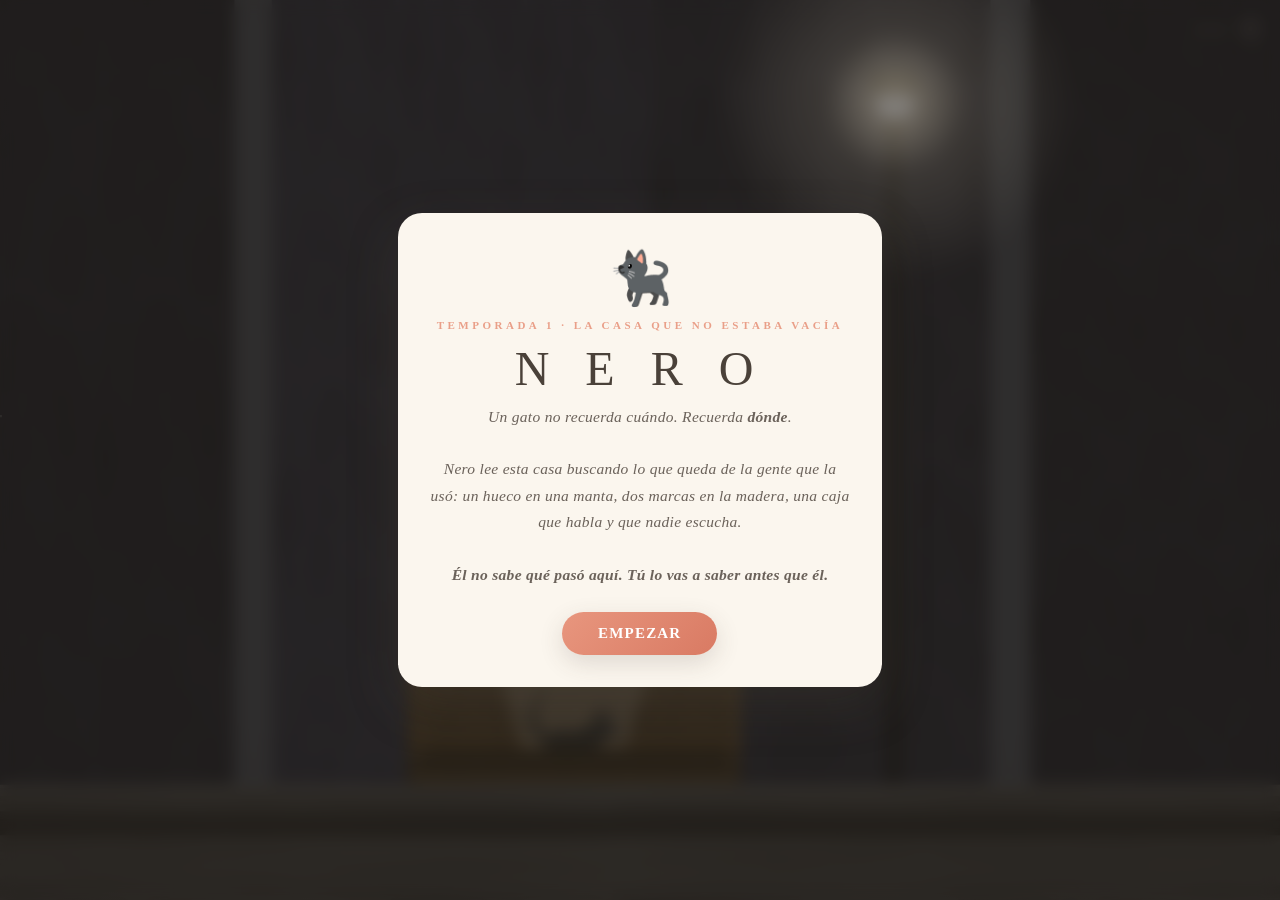
<file: archivo/3d/index.html>
<!DOCTYPE html>
<html lang="es">
<head>
<meta charset="utf-8">
<meta name="viewport" content="width=device-width, initial-scale=1, maximum-scale=1, user-scalable=no, viewport-fit=cover">
<title>Nero · una historia de gato</title>
<link rel="manifest" href="manifest.webmanifest">
<link rel="icon" href="icons/favicon-32.png" sizes="32x32">
<link rel="icon" href="icons/icon.svg" type="image/svg+xml">
<link rel="apple-touch-icon" href="icons/apple-touch-icon.png">
<link rel="stylesheet" href="styles/main.css">
<style>
  /* el cronómetro del callejón no debe pisar los pills del HUD */
  #level-timer { top: 64px !important; }
</style>
<meta name="theme-color" content="#F4ECE3">
<script type="importmap">
{ "imports": { "three": "./js/vendor/three.module.min.js" } }
</script>
</head>
<body>
<canvas id="game"></canvas>
<div id="vignette"></div>
<div id="hud">
  <div id="epLabel"><b id="epNum"></b><span id="epName"></span></div>
  <div id="dots"></div>
  <button id="reset" title="Reiniciar episodio">↺</button>
</div>
<div id="titlecard"><b id="tcNum"></b><span id="tcName"></span></div>
<div id="subtitle"></div>
<div id="hint"></div>
<div id="overlay"><div id="ocard">
  <div class="catface" id="oface">🐈‍⬛</div>
  <div class="kicker" id="okicker"></div>
  <h1 id="otitle"></h1>
  <h2 id="osub"></h2>
  <p id="otext"></p>
  <button id="obtn"></button>
</div></div>

<script type="module">
// Nero en el motor 3D: mismo contenido y mecánicas que el juego 2D (data/scenes.json),
// renderizado como diorama 2.5D. La lógica de gameplay replica index.html.
import { CONFIG, createCat, createLevelState, loadLevel, resetCat, createPushable, checkMemoryTriggers, checkKnockTrigger, checkGoalTrigger, checkPuzzleCondition, createInteractives, canOpenInteractive, createCarryables, nearCarryable, landedOnPan, createContainers, nearContainer } from './js/core.js';
import { createPhysics } from './js/physics.js';
import { createUI } from './js/ui.js';
import { createRenderer3D } from './js/renderer3d.js';
import { doJump as jumpAction, tryTargetJump as targetJumpAction, doDrop as dropAction, applySneak } from './js/actions.js';
import { registerParts } from './js/parts3d.js';
import { initPWA } from './js/pwa.js';

initPWA();

async function main() {
  const canvas = document.getElementById('game');

  // Datos: los mismos del juego 2D — con soporte de borrador del editor (?draft=1)
  const useDraft = new URLSearchParams(location.search).has('draft');
  const devOn = new URLSearchParams(location.search).has('dev');
  const draftScenes = useDraft ? localStorage.getItem('nero-draft-scenes') : null;
  const draftStory = useDraft ? localStorage.getItem('nero-draft-stories') : null;
  const draftParts = useDraft ? localStorage.getItem('nero-draft-parts') : null;
  const [levelsRes, storiesRes, partsRes] = await Promise.all([
    fetch('data/scenes.json'),
    fetch('data/stories.json'),
    fetch('data/parts.json')
  ]);
  const levels = draftScenes ? JSON.parse(draftScenes) : await levelsRes.json();
  const story = draftStory ? JSON.parse(draftStory) : await storiesRes.json();
  // piezas 3D declarativas: primero las publicadas, encima el borrador del builder
  registerParts(partsRes.ok ? await partsRes.json() : {});
  if (draftParts) registerParts(JSON.parse(draftParts));

  const physics = createPhysics(CONFIG);
  const ui = createUI();
  const cat = createCat();
  const levelState = createLevelState();
  const r3d = createRenderer3D(canvas);

  let W = window.innerWidth, H = window.innerHeight;
  function resize() {
    W = window.innerWidth; H = window.innerHeight;
    r3d.resize(W, H);
  }
  window.addEventListener('resize', resize);
  resize();

  // Cinemáticas de la historia de origen (mismas que el 2D)
  const cinematics = {
    2: {
      text: `Una sombra lo cubre. Un hombre mayor, vestido de negro<br>de los pies a la cabeza, con un ramo de flores en la mano.<br><br>«¿Qué haces aquí, pequeño?»<br><br><b>Deja las flores en el barro</b> para poder recogerlo<br>con las dos manos, como se recoge algo que se puede romper.`,
      duration: 5600
    },
    5: {
      text: `<b>Pasan los meses.</b><br><br>Nero ya no cabe en una mano. Aprende dónde da el sol<br>a cada hora y qué escalón cruje.<br><br>En la repisa, el retrato vuelve a estar de pie.<br>Junto a su bol hay ahora un cuenco de flores pintadas<br>que nadie compraría para un gato. <b>Era de alguien.</b>`,
      duration: 6400
    }
  };

  // Rama A (llegó al camión) vs Rama B (lo recogió el conductor)
  function recordBranch(branchId) {
    try {
      const data = JSON.parse(localStorage.getItem('nero_branches') || '{}');
      data.origin = branchId;
      data.timestamp = new Date().toISOString();
      localStorage.setItem('nero_branches', JSON.stringify(data));
    } catch (e) { /* almacenamiento no disponible */ }
  }

  const curLevel = () => levels[levelState.level];

  function getMovementMods() {
    const L = curLevel();
    if (!L?.mechanics?.babyKitten) return { speed: 1, jump: 1 };
    return { speed: L.mechanics.speed || 0.7, jump: L.mechanics.jumpHeight || 0.8 };
  }

  // El jugador solo recibe texto de ayuda si lleva rato sin avanzar. Cualquier
  // acción con sentido reinicia el reloj: guiar sin estorbar.
  let idleT = 0, hintsGiven = 0, missingCarryShown = false;
  function noteProgress() {
    idleT = 0;
    ui.hideHint();
  }

  let jumpBuffer = null;   // pulsación en el aire → se dispara al aterrizar (game feel)
  function doJump(dir, big) {
    if (levelState.mode !== 'play') return;
    if (cat.state === 'contain') exitContain();
    const L = curLevel();
    const wasGrounded = cat.onGround;
    if (jumpAction(cat, dir, big, getMovementMods())) {
      noteProgress();
      jumpBuffer = null;
      // Nivel de la caja: cada salto desde el suelo cuenta y sacude la caja
      if (L?.goalKind === 'jumps_counted' && wasGrounded) {
        levelState.jumpCount++;
        levelState.lastJumpDir = dir;
        levelState.boxAnimT = 0.001;
      }
    } else if (!cat.onGround) {
      // en la caja el búfer no caduca: machacar el botón nunca pierde saltos
      const hold = L?.goalKind === 'jumps_counted' ? 3 : 0.22;
      jumpBuffer = { dir, big, t: hold };
    }
  }
  function doDrop() {
    if (levelState.mode !== 'play') return;
    dropAction(cat, levelState.platforms);
  }

  // ---------- Input (mismos gestos que el 2D; el tap se proyecta al plano de juego) ----------
  let pressT = null, pressZone = 0, pressStart = null, sneakTouch = 0;
  const pointers = new Set();
  const held = { l: false, r: false, shift: false };
  const sneakDir = () => sneakTouch || (held.shift ? (held.r ? 1 : 0) - (held.l ? 1 : 0) : 0);

  canvas.addEventListener('pointerdown', e => {
    pointers.add(e.pointerId);
    if (pointers.size >= 2) { doJump(pressZone, true); pressT = null; return; }
    pressZone = e.clientX < W / 3 ? -1 : (e.clientX > 2 * W / 3 ? 1 : 0);
    pressT = performance.now();
    pressStart = { x: e.clientX, y: e.clientY };
    if (levelState.mode === 'play' && cat.onGround && cat.state !== 'hang') {
      cat.state = 'charge'; cat.squash = 0.8;
    }
  });
  canvas.addEventListener('pointermove', e => {
    if (!pressStart || pointers.size !== 1) return;
    const dx = e.clientX - pressStart.x, dy = e.clientY - pressStart.y;
    if (Math.abs(dx) > 22 && Math.abs(dx) > Math.abs(dy) * 1.4) {
      sneakTouch = Math.sign(dx);
      pressT = null;
      noteProgress();
    }
  });
  function releasePointer(e) {
    pointers.delete(e.pointerId);
    const start = pressStart;
    if (pointers.size === 0) { sneakTouch = 0; pressStart = null; }
    if (pressT === null) return;
    const heldMs = performance.now() - pressT;
    pressT = null;
    if (start && e.clientX !== undefined) {
      const dx = e.clientX - start.x, dy = e.clientY - start.y;
      if (dy < -30) {
        const dir = dx > 36 ? 1 : dx < -36 ? -1 : 0;
        const big = -dy > 130 || (heldMs < 180 && -dy > 70);
        doJump(dir, big);
        return;
      }
      if (dy > 30 && Math.abs(dy) > Math.abs(dx)) { doDrop(); return; }
    }
    const { wx, wy } = r3d.screenToWorld(e.clientX, e.clientY);
    if (levelState.mode === 'play' && tryCarry(wx, wy)) return;
    if (levelState.mode === 'play' && tryContain(wx, wy)) return;
    if (levelState.mode === 'play' && tryInteract(wx, wy)) return;
    if (levelState.mode === 'play' && curLevel()?.goalKind !== 'jumps_counted' &&
        targetJumpAction(cat, levelState.platforms, wx, wy)) {
      noteProgress();
    } else {
      const dir = Math.abs(wx - cat.x) > 40 ? Math.sign(wx - cat.x) : 0;
      doJump(dir, heldMs > 350);
    }
  }
  canvas.addEventListener('pointerup', releasePointer);
  canvas.addEventListener('pointercancel', releasePointer);

  window.addEventListener('keydown', e => {
    if (e.key === 'Shift') held.shift = true;
    if (e.key === 'ArrowLeft') held.l = true;
    if (e.key === 'ArrowRight') held.r = true;
    if (e.repeat) return;
    if (e.key === 'ArrowLeft') { if (!e.shiftKey) doJump(-1, false); }
    else if (e.key === 'ArrowRight') { if (!e.shiftKey) doJump(1, false); }
    // ↑ salta hacia donde ya estás mirando: mantener ← o → y pulsar ↑ da el salto
    // dirigido, y con Shift el supersalto dirigido. Sin esto el teclado no tenía
    // forma de hacer un supersalto en diagonal y había niveles imposibles.
    else if (e.key === 'ArrowUp' || e.key === ' ') doJump(held.r ? 1 : held.l ? -1 : 0, e.shiftKey);
    else if (e.key === 'ArrowDown') doDrop();
    else if (e.key === 'r' || e.key === 'R') { if (levelState.mode === 'play') resetLevel(); }
  });
  window.addEventListener('keyup', e => {
    if (e.key === 'Shift') held.shift = false;
    if (e.key === 'ArrowLeft') held.l = false;
    if (e.key === 'ArrowRight') held.r = false;
  });
  ui.onResetClick(() => { if (levelState.mode === 'play') resetLevel(); });

  // ---------- Flujo de niveles ----------
  function startLevel(idx) {
    levelState.level = idx;
    resetCat(cat, levels[idx].spawn);
    loadLevel(levelState, levels[idx]);

    const L = levels[idx];
    levelState.pushables = (L.pushables || []).map(p => createPushable(p));
    // interactivos del puzzle: se copian las plataformas base para poder
    // inyectar los cajones abiertos sin mutar los datos del nivel
    levelState.basePlatforms = levelState.platforms.slice();
    levelState.interactives = createInteractives(L, levelState.platforms);
    levelState.carryables = createCarryables(L, levelState.platforms);
    levelState.containers = createContainers(L, levelState.platforms);
    cat.containRef = null;
    levelState.puzzles = L.puzzles || [];
    levelState.puzzleSolved = {};
    levelState.boxTiltAngle = 0;
    levelState.boxAnimT = 0;
    levelState.lastJumpDir = 0;

    r3d.loadScene(L, levelState);
    r3d.setCatVisible(true);
    // en la caja, Nero empieza dentro (visible gracias al corte frontal)
    if (L.goalKind === 'jumps_counted' && levelState.pushables[0]) {
      const box = levelState.pushables[0];
      cat.x = box.x + box.w / 2;
    }
    ui.updateHUD(idx, levels, levelState.memories, levelState.found, levelState.puzzles, levelState.puzzleSolved);
    devMarkers();
    ui.setHintText(L.hint ?? story?.ui?.hint ?? '');
    ui.hideHint();
    ui.hideMemory();          // que no quede colgado el subtítulo del episodio anterior
    idleT = 0;
    hintsGiven = 0;
    missingCarryShown = false;
  }

  // Efectos que solo deben dispararse al empezar a JUGAR el nivel (no con la tarjeta abierta)
  function enterPlay() {
    levelState.mode = 'play';
    jumpBuffer = null;
    const L = curLevel();

    // recuerdos con disparador de inicio
    setTimeout(() => {
      if (levelState.mode !== 'play') return;
      for (const m of levelState.memories) if (m.trigger === 'start') collect(m.id);
    }, L?.intro ? 7400 : 900);

    // niveles solo-cinemática: se cuentan solos
    if (L?.mechanics?.cinematicOnly) {
      const cin = cinematics[levelState.level];
      levelState.levelDone = true;   // sin gameplay
      ui.showCinematic(cin?.text ?? L.intro, cin?.duration ?? 4000);
      setTimeout(() => {
        const gm = levelState.memories.find(m => m.trigger === 'goal');
        if (gm) collect(gm.id);
        completeLevel();
      }, (cin?.duration ?? 4000) + 300);
      return;
    }

    // reto contrarreloj del callejón: al agotarse, Nero no llega al camión → Rama B
    if (L?.mechanics?.timerChallenge) {
      ui.startLevelTimer(L.mechanics.timerChallenge, () => {
        if (levelState.levelDone) return;
        recordBranch('branch_b');
        levelState.levelDone = true;
        setTimeout(() => completeLevel(2), 900);   // nivel 2 = cinemática de la Rama B
      });
    }
  }

  function resetLevel() {
    ui.stopLevelTimer();
    startLevel(levelState.level);
    enterPlay();
  }

  function completeLevel(target) {
    ui.stopLevelTimer();
    // salir de 'play' YA: si no, durante la espera el episodio siguiente queda
    // anunciado pero con la sala anterior todavía cargada
    levelState.mode = 'ui';
    const next = target ?? levelState.level + 1;
    if (next < levels.length) {
      levelState.level = next;
      setTimeout(showAct, 1400);
    } else {
      const total = levels.reduce((sum, s) => sum + s.memories.length, 0);
      setTimeout(() => ui.showCard({
        face: '🌙', kicker: 'fin', sub: 'La casa llena',
        text: `${story?.ui?.final ?? 'La casa nunca estuvo vacía: estaba llena de ellos.'}<br><br>🐾 Recuerdos encontrados: <b>${levelState.totalFound} / ${total}</b>`,
        btn: 'Jugar otra vez',
        then: () => { levelState.totalFound = 0; levelState.level = 0; showAct(); }
      }), 1400);
    }
  }

  function showTitle() {
    levelState.mode = 'ui';
    ui.showCard({
      kicker: story?.title?.kicker ?? 'una historia de gato',
      title: story?.title?.title ?? 'N E R O',
      text: story?.title?.body ?? '',
      btn: 'Empezar',
      then: showAct
    });
  }

  // Sin modal entre episodios: el título aparece sobre la habitación, la
  // introducción baja como subtítulo y el jugador ya tiene el control.
  function showAct() {
    levelState.mode = 'ui';
    startLevel(levelState.level);
    const L = curLevel();
    ui.showEpisode(L.kicker, L.name, L.intro);
    setTimeout(enterPlay, 650);
  }

  // Los interactivos abiertos se añaden AL FINAL de la lista de plataformas:
  // así los índices de las metas custom y del knock siguen siendo válidos.
  function stepInteractives(dt) {
    const list = levelState.interactives;
    if (!list || !list.length) return;
    let dirty = false;
    for (const o of list) {
      // el contrapeso se dispara solo cuando cae el peso del otro lado
      if (o.kind === 'counterweight') {
        if (o.trigger === 'knock') {
          // la olla que cae es peso permanente; Nero dentro del balde es peso
          // mientras se quede — al salir, la balda vuelve a bajar
          if (levelState.knock?.broken) o.target = 1;
          else o.target = (levelState.containers ?? []).some(c => c.panFor === o.id && c.occupied) ? 0.55 : 0;
        }
        const prevY = o.platform.y;
        o.platform.y = o.baseY - (o.travel ?? 200) * o.open;
        const dY = o.platform.y - prevY;
        // si el gato viaja encima, sube con ella
        if (dY !== 0 && cat.onGround && Math.abs(cat.y - prevY) < 3 &&
            cat.x > o.platform.x - 20 && cat.x < o.platform.x + o.platform.w + 20) {
          cat.y += dY;
        }
      }
      if (o.kind === 'machine' && o.playing > 0) o.playing = Math.max(0, o.playing - dt);
      if (Math.abs(o.target - o.open) > 0.001) {
        o.open += (o.target - o.open) * Math.min(1, dt * 6);
        if (Math.abs(o.target - o.open) < 0.01) o.open = o.target;
        dirty = true;
      }
    }
    const shown = list.filter(o => o.platform && (o.always || o.open > 0.55));
    if (levelState.platforms.length !== levelState.basePlatforms.length + shown.length) dirty = true;
    if (dirty) {
      levelState.platforms = levelState.basePlatforms.concat(shown.map(o => o.platform));
    }
  }

  // Objetos en la boca. Llevarlos arriba es el coste; soltarlos es gratis.
  // De ahí sale la gramática: "haz que X caiga sobre Y".
  function stepCarryables(dt) {
    const list = levelState.carryables;
    if (!list || !list.length) return;
    for (const c of list) {
      if (c.held) {                       // viaja en la boca, delante del morro
        c.x = cat.x + cat.facing * 26;
        c.y = cat.y - 30;
        continue;
      }
      if (!c.falling) continue;
      c.vy += CONFIG.GRAV * 0.85 * dt;
      c.x += c.vx * dt;
      c.y += c.vy * dt;
      // aterriza sobre la primera superficie que encuentre: plataformas y,
      // sobre todo, las bandejas de los contrapesos (que no son plataformas)
      // solo cuentan las superficies POR DEBAJO del punto de suelta: si no, el
      // objeto se quedaría en la misma repisa desde la que lo tiras
      const below = (c.dropY ?? 0) + 30;
      let ground = CONFIG.FLOOR_Y - 6;
      for (const pl of levelState.platforms) {
        if (c.x > pl.x && c.x < pl.x + pl.w && pl.y > below && pl.y < ground) ground = pl.y - 6;
      }
      for (const o of (levelState.interactives || [])) {
        const pan = o.pan;
        if (!pan) continue;
        if (c.x > pan.x - 10 && c.x < pan.x + pan.w + 10 && pan.y > below && pan.y < ground) {
          ground = pan.y - 6;
        }
      }
      if (c.y >= ground) {
        c.y = ground; c.vy = 0; c.vx = 0;
        c.falling = false; c.landed = true;
        // ¿cayó en la bandeja de algún contrapeso? entonces dispara la máquina
        for (const o of (levelState.interactives || [])) {
          if (o.kind === 'counterweight' && o.trigger === 'drop:' + c.id && landedOnPan(c, o)) {
            o.target = 1;
            c.consumed = true;
            noteProgress();
          }
        }
      }
    }
  }

  // ---------- Recipientes: verterse dentro, salir de un brinco ----------
  function exitContain() {
    const c = cat.containRef;
    if (c) c.occupied = false;
    cat.containRef = null;
    cat.state = 'idle';
    cat.onGround = true;
    noteProgress();
  }

  function tryContain(wx, wy) {
    const list = levelState.containers;
    if (!list || !list.length) return false;
    if (cat.state === 'contain') { exitContain(); return true; }   // cualquier toque: fuera
    for (const c of list) {
      const hit = Math.abs(wx - c.x) < Math.max(60, (c.w ?? 90) * 0.75) &&
                  Math.abs(wy - c.y) < 95;
      if (hit && nearContainer(cat, c)) {
        cat.state = 'contain';
        cat.containRef = c;
        c.occupied = true;
        cat.x = c.x; cat.y = c.y;
        cat.vx = 0; cat.vy = 0;
        cat.onGround = true;
        for (const m of levelState.memories) {
          if (m.trigger === 'contain' && m.cid === c.id) collect(m.id);
        }
        noteProgress();
        return true;
      }
    }
    return false;
  }

  // Coger / soltar con el mismo toque
  function tryCarry(wx, wy) {
    const list = levelState.carryables;
    if (!list || !list.length) return false;
    const held = list.find(c => c.held);
    if (held) {                            // soltar: cae desde donde esté el gato
      held.held = false;
      held.falling = true;
      held.dropY = cat.y;              // desde dónde se soltó: define qué puede pararlo
      held.vx = cat.facing * 30;
      held.vy = 0;
      noteProgress();
      return true;
    }
    for (const c of list) {
      if (c.consumed) continue;
      const hit = Math.abs(wx - c.x) < 60 && Math.abs(wy - c.y) < 70;
      if (hit && cat.onGround && nearCarryable(cat, c)) {
        c.held = true; c.landed = false;
        noteProgress();
        return true;
      }
    }
    return false;
  }

  // Devuelve true si el tap abrió un cajón (y por tanto no debe saltar)
  function tryInteract(wx, wy) {
    const list = levelState.interactives;
    if (!list || !list.length) return false;
    // el contestador: cada toque suelta el siguiente mensaje
    for (const o of list) {
      if (o.kind !== 'machine') continue;
      const hit = Math.abs(wx - o.x) < 70 && Math.abs(wy - o.y) < 90;
      const near = Math.abs(cat.x - o.x) < 120 && Math.abs(cat.y - o.y) < 130;
      if (!hit || !near) continue;
      const msgs = o.messages ?? [];
      if (!msgs.length) return true;
      const msg = msgs[Math.min(o.msgIdx, msgs.length - 1)];
      o.msgIdx = Math.min(o.msgIdx + 1, msgs.length);
      o.playing = 2.2;
      ui.showMemory(msg.text, 6400, msg.age);
      if (msg.collect) collect(msg.collect);
      noteProgress();
      return true;
    }

    // palancas: un toque cerca las acciona y mueven lo que tengan enlazado
    for (const o of list) {
      if (o.kind !== 'lever') continue;
      const hit = Math.abs(wx - o.x) < 60 && Math.abs(wy - o.y) < 90;
      const near = Math.abs(cat.x - o.x) < 110 && Math.abs(cat.y - o.y) < 130;
      if (hit && near) {
        o.on = !o.on;
        for (const t of (o.targets ?? [])) {
          const other = list.find(i => i.id === t.id);
          if (other) other.target = o.on ? (t.open ?? 1) : (t.off ?? 0);
        }
        noteProgress();
        return true;
      }
    }
    for (const o of list) {
      const p = o.platform;
      if (!p || o.kind !== 'drawer') continue;
      const hit = wx > p.x - 30 && wx < p.x + p.w + 30 && wy > p.y - 40 && wy < p.y + 90;
      if (!hit) continue;
      if (canOpenInteractive(o, cat, list)) { o.target = 1; noteProgress(); return true; }
      if (o.open > 0.5 && cat.y < p.y - 20) { o.target = 0; return true; }   // cerrar desde arriba
      return false;
    }
    return false;
  }

  function collect(id) {
    if (levelState.found[id]) return;
    idleT = 0;
    levelState.found[id] = true;
    levelState.totalFound++;
    const m = levelState.memories.find(m => m.id === id);
    if (m) ui.showMemory(m.text, 5600, m.age);
    ui.updatePaws(levelState.memories, levelState.found);
    devMarkers();
  }

  // ---------- Loop ----------
  let last = performance.now();
  let escapeAnim = null;   // arco escriptado de Nero saliendo de la caja
  function frame(now) {
    const dt = Math.min(0.033, (now - last) / 1000);
    last = now;
    const L = curLevel();

    if (levelState.mode === 'play' && !levelState.levelDone) {
      for (const id of checkMemoryTriggers(cat, levelState, levelState.platforms)) collect(id);

      if (checkKnockTrigger(cat, levelState.knock)) {
        levelState.knock.falling = true;
        levelState.knock.vx = (levelState.knock.x > cat.x ? 1 : -1) * 120;
        levelState.knock.vy = -80;
      }

      if (cat.state !== 'contain') {
        physics.stepCat(cat, levelState.platforms, dt, levelState.mode, L, levelState.pushables);
      } else if (cat.containRef) {
        cat.x = cat.containRef.x; cat.y = cat.containRef.y;   // vertido: va donde va el cacharro
      }
      // salto en búfer: pulsado en el aire, ejecutado al tocar suelo
      if (jumpBuffer) {
        jumpBuffer.t -= dt;
        if (jumpBuffer.t <= 0) jumpBuffer = null;
        else if (cat.onGround) {
          const jb = jumpBuffer;
          jumpBuffer = null;
          doJump(jb.dir, jb.big);
        }
      }
      physics.stepKnock(levelState.knock, dt);
      physics.stepProps(levelState.yarn, levelState.books, levelState.bookShelfIdx, levelState.platforms, cat, dt);
      if (levelState.pushables.length) {
        physics.stepPushables(levelState.pushables, cat, levelState.platforms, dt, L);
      }
      applySneak(cat, levelState.platforms, sneakDir(), dt, getMovementMods().speed);
      stepInteractives(dt);
      stepCarryables(dt);

      const kn = levelState.knock;
      if (kn && kn.broken && kn.memoryId) collect(kn.memoryId);

      // la caja reacciona a cada salto: pulso + sacudida suave (las solapas
      // se abren con el progreso — eso lo dibuja el renderer)
      if (L?.goalKind === 'jumps_counted') {
        const box = levelState.pushables[0];
        // Nero no puede salirse de la caja hasta escapar por arriba
        if (box) cat.x = Math.max(box.x + 44, Math.min(box.x + box.w - 44, cat.x));
        if (levelState.boxAnimT > 0 && levelState.boxAnimT < 1) {
          levelState.boxAnimT += dt / levelState.boxAnimDuration;
          const t = Math.min(levelState.boxAnimT, 1);
          levelState.boxPulse = Math.sin(Math.min(t / 0.55, 1) * Math.PI);
          const dirSign = levelState.lastJumpDir === 0 ? 1 : Math.sign(levelState.lastJumpDir);
          levelState.boxTiltAngle = Math.sin(t * Math.PI * 2) * 0.05 * dirSign;
          if (t >= 1) { levelState.boxAnimT = 0; levelState.boxPulse = 0; levelState.boxTiltAngle = 0; }
        } else {
          levelState.boxPulse = 0;
          levelState.boxTiltAngle = 0;
        }
      }

      // puzzles
      for (const puzzle of levelState.puzzles) {
        if (!levelState.puzzleSolved[puzzle.id] && checkPuzzleCondition(puzzle, levelState)) {
          levelState.puzzleSolved[puzzle.id] = true;
          ui.updateHUD(levelState.level, levels, levelState.memories, levelState.found, levelState.puzzles, levelState.puzzleSolved);
        }
      }

      // ¿atascado? a los 15 s sin avanzar se ofrece la pista del episodio,
      // y solo dos veces: si no sirve, es un problema de diseño, no de texto
      idleT += dt;
      if (idleT > 15 && hintsGiven < 2 && !ui.isHintShown()) {
        const h = ui.getHintText();
        if (h) { ui.showHint(h); hintsGiven++; }
        idleT = 0;
      }

      // meta
      // Algunos episodios no piden llegar, piden llegar CON algo en la boca.
      // Si Nero está en la meta con las manos vacías, la casa se lo recuerda.
      const atGoal = checkGoalTrigger(cat, levelState.platforms, L.goalKind, levelState);
      if (atGoal && L.goalCarry &&
          !(levelState.carryables || []).some(c => c.held && c.id === L.goalCarry)) {
        if (!missingCarryShown) {
          missingCarryShown = true;
          ui.showHint(L.carryHint || 'Le falta algo en la boca');
        }
      } else if (atGoal) {
        levelState.levelCompleteTime = now;
        const gm = levelState.memories.find(m => m.trigger === 'goal');
        if (gm) collect(gm.id);

        let target;
        if (levelState.level === 1 && L.mechanics?.branchId === 'branch_a') {
          recordBranch('branch_a');
          target = 3;   // llegó al camión: la Rama B (cinemática de rescate) no ocurre
        }
        if (L.goalKind === 'jumps_counted') {
          // escape: las solapas se abren del todo y Nero salta fuera, al borde de la caja
          const box = levelState.pushables[0];
          if (box) {
            escapeAnim = {
              t: 0, dur: 0.8,
              fromX: cat.x, fromY: cat.y,
              toX: box.x + box.w / 2, toY: box.y
            };
          }
        }
        levelState.levelDone = true;
        setTimeout(() => completeLevel(target), 1800);
      }
    } else {
      cat.tailT += dt;
      // arco de escape de la caja (corre mientras el nivel está "hecho")
      if (escapeAnim) {
        escapeAnim.t += dt;
        const k = Math.min(1, escapeAnim.t / escapeAnim.dur);
        cat.x = escapeAnim.fromX + (escapeAnim.toX - escapeAnim.fromX) * k;
        const arc = Math.sin(k * Math.PI) * 150;
        cat.y = escapeAnim.fromY + (escapeAnim.toY - escapeAnim.fromY) * k - arc;
        cat.facing = 1;
        cat.state = k < 1 ? 'air' : 'idle';
        cat.squash = k < 1 ? 1.2 : 1;
        if (k >= 1) { cat.y = escapeAnim.toY; escapeAnim = null; }
      }
    }
    if (levelState.mode === 'ui') escapeAnim = null;

    const isBoxLevel = L?.goalKind === 'jumps_counted';
    const box = isBoxLevel ? levelState.pushables[0] : null;
    r3d.update(dt, {
      cat,
      knock: levelState.knock,
      yarn: levelState.yarn,
      books: levelState.books,
      bookShelfIdx: levelState.bookShelfIdx,
      platforms: levelState.platforms,
      pushables: levelState.pushables,
      interactives: levelState.interactives,
      carryables: levelState.carryables,
      boxTilt: levelState.boxTiltAngle,
      boxPulse: levelState.boxPulse || 0,
      baby: !!L?.mechanics?.babyKitten,
      jumpCounter: isBoxLevel ? {
        count: levelState.jumpCount,
        required: L.goalParams?.requiredJumps || 8,
        complete: levelState.jumpCount >= (L.goalParams?.requiredJumps || 8)
      } : null,
      focus: box ? { x: box.x + box.w / 2, y: box.y + box.h / 2 } : null
    });
    r3d.render();
    requestAnimationFrame(frame);
  }

  startLevel(0);
  showTitle();
  requestAnimationFrame(frame);

  // ---------- Modo dev (?dev=1): navegar niveles y VER dónde está cada cosa ----------
  // Rombos flotantes sobre recuerdos sin encontrar, la meta, objetos de boca,
  // recipientes y palancas; botones/teclas para saltar de episodio.
  function devMarkers() {
    if (!devOn) return;
    const L = curLevel();
    const list = [];
    // la meta del episodio
    const goal = levelState.platforms.find(p => p.kind === L.goalKind);
    if (goal) list.push({ x: goal.x + goal.w / 2, y: goal.y, label: 'META' + (L.goalCarry ? ' +' + L.goalCarry : ''), color: 0xE8967E, big: true });
    // recuerdos aún no encontrados, cada uno donde se dispara
    for (const m of levelState.memories) {
      if (levelState.found[m.id]) continue;
      let x = null, y = null;
      if (m.trigger === 'platform' && levelState.platforms[m.pi]) {
        const p = levelState.platforms[m.pi];
        x = p.x + p.w / 2; y = p.y;
      } else if (m.trigger === 'knock' && levelState.knock) {
        x = levelState.knock.x; y = levelState.knock.y;
      } else if (m.trigger === 'contain') {
        const c = (levelState.containers ?? []).find(c => c.id === m.cid);
        if (c) { x = c.x; y = c.y; }
      } else if (m.trigger === 'machine') {
        const o = (levelState.interactives ?? []).find(o => o.kind === 'machine');
        if (o) { x = o.x; y = o.y; }
      }
      if (x != null) list.push({ x, y, label: m.id, color: 0xF0C987 });
    }
    for (const c of (levelState.carryables ?? [])) {
      if (!c.consumed) list.push({ x: c.x, y: c.y, label: '☍ ' + c.id, color: 0xB7C7AA });
    }
    for (const o of (levelState.interactives ?? [])) {
      if (o.kind === 'lever') list.push({ x: o.x, y: o.y, label: '⌁ palanca', color: 0xCBBFD9 });
      if (o.kind === 'machine') {
        const left = (o.messages ?? []).length - (o.msgIdx ?? 0);
        list.push({ x: o.x, y: o.y, label: '☏ ' + left + ' mensajes', color: 0xE8967E });
      }
      if (o.kind === 'counterweight' && o.pan) list.push({ x: o.pan.x + o.pan.w / 2, y: o.pan.y, label: '⚖ bandeja', color: 0xBFD3DB });
    }
    r3d.setDevMarkers(list);
  }
  function devGoto(idx) {
    if (!devOn) return;
    levelState.level = ((idx % levels.length) + levels.length) % levels.length;
    ui.stopLevelTimer();
    showAct();
  }
  if (devOn) {
    const bar = document.createElement('div');
    bar.id = 'dev';
    bar.innerHTML = `
      <div style="background:rgba(24,20,28,.85);border-radius:10px;padding:6px 8px;display:flex;gap:5px;align-items:center">
        <button id="devPrev">‹</button>
        <b id="devEp" style="color:#F0C987;font-size:12px;min-width:34px;text-align:center"></b>
        <button id="devNext">›</button>
        <button id="devHint">pista</button>
        <button id="devGoal">→meta</button>
        <span id="devPos" style="color:rgba(255,250,242,.55);font-size:10px;font-family:monospace;min-width:74px"></span>
      </div>`;
    document.body.appendChild(bar);
    document.getElementById('devPrev').onclick = () => devGoto(levelState.level - 1);
    document.getElementById('devNext').onclick = () => devGoto(levelState.level + 1);
    document.getElementById('devHint').onclick = () => ui.showHint(ui.getHintText() || '(sin pista)');
    document.getElementById('devGoal').onclick = () => {
      const L = curLevel();
      const g = levelState.platforms.find(p => p.kind === L.goalKind);
      if (!g) return;
      if (L.goalCarry) { const c = (levelState.carryables ?? []).find(x => x.id === L.goalCarry); if (c) c.held = true; }
      cat.x = g.x + g.w / 2; cat.y = g.y - 8; cat.vy = 50; cat.vx = 0;
      cat.onGround = false; cat.state = 'air';
    };
    window.addEventListener('keydown', e => {
      if (e.key === ']') devGoto(levelState.level + 1);
      else if (e.key === '[') devGoto(levelState.level - 1);
      else if (e.key === 'h') document.getElementById('devHint').click();
      else if (e.key === 'g') document.getElementById('devGoal').click();
    });
    setInterval(() => {
      document.getElementById('devEp').textContent = 'EP' + levelState.level;
      document.getElementById('devPos').textContent = `${Math.round(cat.x)},${Math.round(cat.y)} ${cat.state}`;
    }, 250);
  }

  // Globals para testing/debug
  window.CONFIG = CONFIG;
  window.cat = cat;
  window.levelState = levelState;
  window.levels = levels;
  window.__enterPlay = enterPlay;
  window.__showAct = showAct;
  window.__tryContain = tryContain;
  window.__tryInteract = tryInteract;
}

main().catch(err => {
  console.error(err);
  document.body.insertAdjacentHTML('beforeend',
    `<div style="position:fixed;inset:auto 10px 10px;background:#FBF6EE;border-radius:12px;padding:12px;color:#4A4139;font-size:13px">Error al cargar Nero 3D: ${err.message}</div>`);
});
</script>
</body>
</html>
</file>
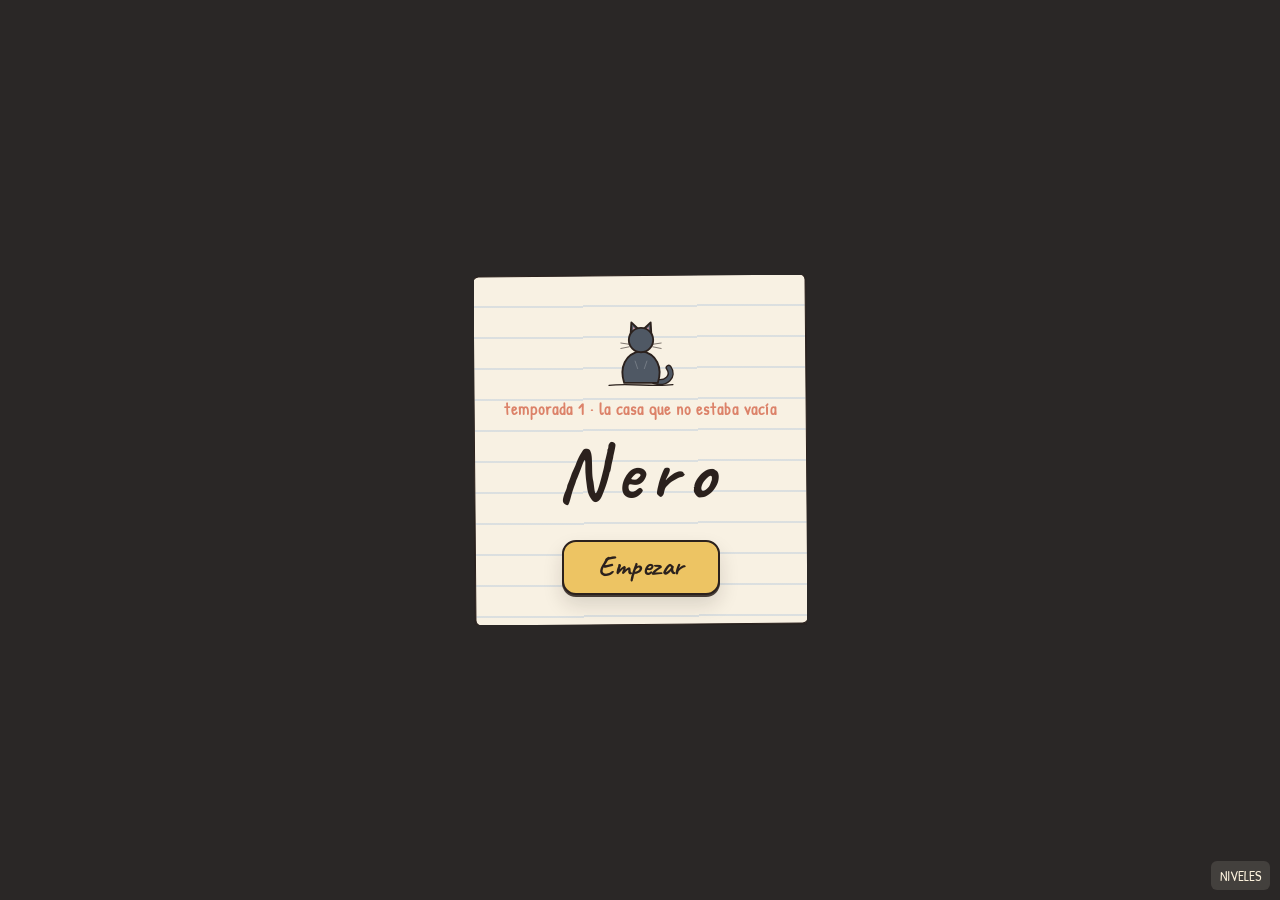
<file: 2d.html>
<!DOCTYPE html>
<html lang="es">
<head>
<meta charset="utf-8">
<meta name="viewport" content="width=device-width, initial-scale=1, maximum-scale=1, user-scalable=no, viewport-fit=cover">
<title>Nero 2D · una historia de gato</title>
<link rel="stylesheet" href="styles/main.css">
<link rel="manifest" href="manifest.webmanifest">
<link rel="icon" href="icons/favicon-32.png" sizes="32x32">
<link rel="icon" href="icons/icon.svg" type="image/svg+xml">
<link rel="apple-touch-icon" href="icons/apple-touch-icon.png">
<meta name="theme-color" content="#F4ECE3">
</head>
<body>
<canvas id="game"></canvas>
<div id="hud">
  <div id="epLabel"><b id="epNum"></b><span id="epName"></span></div>
  <div id="dots"></div>
  <button id="reset" title="Reiniciar episodio">↺</button>
</div>
<div id="titlecard"><b id="tcNum"></b><span id="tcName"></span></div>
<div id="subtitle"></div>
<div id="hint"></div>
<div id="dev">
  <div id="level-selector" style="display:none"><div id="level-list"></div><button id="close-levels">Cerrar</button></div>
  <button id="dev-levels">NIVELES</button>
</div>
<div id="overlay"><div id="ocard">
  <div class="catface" id="oface">🐈‍⬛</div>
  <div class="kicker" id="okicker"></div>
  <h1 id="otitle"></h1>
  <h2 id="osub"></h2>
  <p id="otext"></p>
  <button id="obtn"></button>
</div></div>

<script src="js/polyfills.js"></script>
<script type="module">
import { CONFIG, createCat, createCamera, createLevelState, loadLevel, resetCat, resetCamera, checkMemoryTriggers, checkKnockTrigger, checkGoalTrigger, createPushable, checkPuzzleCondition } from './js/core.js';
import { createRenderer } from './js/renderer.js';
import { createPhysics } from './js/physics.js';
import { createUI } from './js/ui.js';
import { createInputManager } from './js/input.js';
import { createLevelEditor } from './js/levelEditor.js';
import { loadAssets } from './js/assetLoader.js';
import { initPWA } from './js/pwa.js';

initPWA();

async function main() {
  const canvas = document.getElementById('game');
  const ctx = canvas.getContext('2d', { alpha: false });

  let W = 0, H = 0, DPR = 1;
  function resize() {
    DPR = Math.min(window.devicePixelRatio || 1, 2);
    W = window.innerWidth;
    H = window.innerHeight;
    canvas.width = W * DPR;
    canvas.height = H * DPR;
    ctx.setTransform(DPR, 0, 0, DPR, 0, 0);
  }
  window.addEventListener('resize', resize);
  resize();

  // Load game data — con soporte de borrador del editor (?draft=1 + localStorage)
  const useDraft = new URLSearchParams(location.search).has('draft');
  const draftScenes = useDraft ? localStorage.getItem('nero-draft-scenes') : null;
  const draftStory = useDraft ? localStorage.getItem('nero-draft-stories') : null;
  const [levelsRes, storiesRes] = await Promise.all([
    fetch('data/scenes.json'),
    fetch('data/stories.json')
  ]);
  const levels = draftScenes ? JSON.parse(draftScenes) : await levelsRes.json();

  // Cargar SVG assets
  const assets = await loadAssets();
  console.log("✅ Assets cargados:", assets);
  const story = draftStory ? JSON.parse(draftStory) : await storiesRes.json();

  // Create game systems
  const config = { ...CONFIG, W, H, currentLevel: 0 };
  const renderer = createRenderer(ctx, config);
  const physics = createPhysics(config);
  const ui = createUI();
  const cat = createCat();
  const cam = createCamera();
  const levelState = createLevelState();
  const levelEditor = createLevelEditor(canvas, ctx, config, levels);

  // Cinematics for origin story
  const cinematics = {
    2: { // Nivel 1B: El Encuentro (Rama B)
      text: `Nero no logró subirse a tiempo. Resbala. Cae.<br><br>Una sombra enorme lo cubre.<br>Una voz profunda dice: "¿Qué haces aquí, pequeño?"<br><br>Manos suaves lo levantan.<br>Nero está asustado pero... seguro.`,
      duration: 4000
    },
    5: { // Nivel 4: Amanecer
      text: `<b>Un nuevo amanecer.</b><br><br>El dueño prepara café.<br>Nero baja del sofá, estirándose.<br><br>La cocina es la misma que ayer.<br>Pero Nero es diferente. El dueño es diferente.<br><br><b>La aventura verdadera comienza.</b>`,
      duration: 5000
    }
  };

  // Branch tracking (Rama A vs B del prólogo)
  function recordBranch(branchId) {
    try {
      const data = JSON.parse(localStorage.getItem('nero_branches') || '{}');
      data.origin = branchId;
      data.timestamp = new Date().toISOString();
      localStorage.setItem('nero_branches', JSON.stringify(data));
      console.log('🌳 Branch saved:', branchId);
    } catch (e) {
      console.warn('Could not save branch:', e);
    }
  }

  function getBranch() {
    try {
      const data = JSON.parse(localStorage.getItem('nero_branches') || '{}');
      return data.origin;
    } catch (e) {
      return null;
    }
  }

  // Input setup
  const inputMgr = createInputManager(canvas, config);
  let hintShown = true;

  inputMgr.setCallbacks({
    onJump: ({ dir, big }) => {
      const result = doJump(dir, big);
      hintShown = result.hintShown;
    },
    onDrop: () => doDrop(),
    onTargetJump: ({ x, y }) => tryTargetJump(x, y),
    onChargeStart: () => {
      if (levelState.mode === 'play' && cat.onGround && cat.state !== 'hang') {
        cat.state = 'charge';
        cat.squash = 0.8;
      }
    },
    onHideHint: () => {
      if (hintShown) {
        hintShown = false;
        ui.hideHint();
      }
    },
    onReset: () => {
      if (levelState.mode === 'play') {
        resetLevel();
      }
    },
    cat,
    cam
  });

  ui.onResetClick(() => {
    if (levelState.mode === 'play') {
      resetLevel();
    }
  });

  // Editor disabled for now - focusing on puzzle gameplay
  // document.getElementById('editor-btn').addEventListener('click', () => {
  //   levelEditor.openEditor();
  // });

  // Get movement modifiers for current level
  function getMovementMods() {
    const currentLevel = levels[levelState.level];
    if (!currentLevel?.mechanics?.babyKitten) return { speed: 1, jump: 1 };
    return {
      speed: currentLevel.mechanics.speed || 0.7,
      jump: currentLevel.mechanics.jumpHeight || 0.8
    };
  }

  function doJump(dir, big) {
    if (levelState.mode !== 'play') return { hintShown };

    // Count jumps for Level 0
    const currentLevel = levels[levelState.level];
    if (currentLevel?.goalKind === 'jumps_counted' && cat.onGround) {
      levelState.jumpCount++;
      levelState.lastJumpDir = dir; // Track jump direction (left/right)
      levelState.boxAnimT = 0.001; // Start new animation (tiny value to trigger)
      const requiredJumps = currentLevel.goalParams?.requiredJumps || 8;
      console.log(`⬆️ Salto ${levelState.jumpCount}/${requiredJumps} (dir: ${dir})`);
    }

    const mods = getMovementMods();

    if (cat.state === 'slide' && !cat.onGround) {
      const away = -cat.slideSide;
      cat.vx = away * CONFIG.JUMP_VX * 1.2 * mods.speed;
      cat.vy = -CONFIG.JUMP_VY * mods.jump;
      cat.facing = away;
      cat.state = 'air';
      cat.squash = 1.25;
      return { hintShown };
    }
    if (cat.state === 'hang') {
      if (dir === -cat.hangSide) {
        cat.state = 'air';
        cat.onGround = false;
        cat.hangPlat = null;
        cat.vy = -CONFIG.BIG_VY * 0.85 * mods.jump;
        cat.vx = dir * CONFIG.JUMP_VX * 1.35 * mods.speed;
        cat.facing = dir;
        cat.squash = 1.3;
        return { hintShown };
      }
      cat.y = cat.hangPlat.y;
      cat.x += cat.hangSide * 20;
      cat.vy = -420 * mods.jump;
      cat.vx = 0;
      cat.state = 'air';
      cat.onGround = false;
      cat.hangPlat = null;
      return { hintShown };
    }
    if (!cat.onGround) return { hintShown };
    if (cat.landAge < 0.22) cat.combo = Math.min(cat.combo + 1, 3);
    else cat.combo = 0;
    const boost = 1 + 0.12 * cat.combo;
    cat.onGround = false;
    cat.state = 'air';
    cat.vy = -(big ? CONFIG.BIG_VY : CONFIG.JUMP_VY) * boost * mods.jump;
    cat.vx = dir * CONFIG.JUMP_VX * mods.speed;
    if (dir !== 0) cat.facing = dir;
    cat.squash = 1.25 + 0.05 * cat.combo;
    if (hintShown) {
      hintShown = false;
      ui.hideHint();
    }
    return { hintShown };
  }

  function tryTargetJump(wx, wy) {
    if (levelState.mode !== 'play' || !cat.onGround) return false;
    let best = null;
    for (const p of levelState.platforms) {
      if (Math.abs(p.y - wy) > 70) continue;
      const tx = Math.max(p.x + 14, Math.min(p.x + p.w - 14, wx));
      if (Math.abs(tx - wx) > 70) continue;
      if (p.y === cat.y && Math.abs(tx - cat.x) < 30) continue;
      const d = Math.hypot(tx - cat.x, p.y - cat.y);
      if (!best || d < best.d) best = { tx, ty: p.y, d };
    }
    if (!best) return false;
    const rise = Math.max(cat.y - best.ty, 0) + 40;
    const vy = -Math.sqrt(2 * CONFIG.GRAV * rise);
    if (-vy > CONFIG.BIG_VY * 1.2) return false;
    const disc = vy * vy + 2 * CONFIG.GRAV * (best.ty - cat.y);
    if (disc < 0) return false;
    const t = (-vy + Math.sqrt(disc)) / CONFIG.GRAV;
    const vx = (best.tx - cat.x) / t;
    if (Math.abs(vx) > 430) return false;
    cat.onGround = false;
    cat.state = 'air';
    cat.vy = vy;
    cat.vx = vx;
    if (Math.abs(vx) > 20) cat.facing = Math.sign(vx);
    cat.squash = 1.25;
    if (hintShown) {
      hintShown = false;
      ui.hideHint();
    }
    return true;
  }

  function doDrop() {
    if (levelState.mode !== 'play') return;
    if (cat.state === 'hang') {
      cat.state = 'air';
      cat.hangPlat = null;
      cat.vy = 100;
      return;
    }
    if (cat.onGround) {
      const p = levelState.platforms.find(p => cat.y === p.y);
      if (!p || p.kind === 'floor') return;
      cat.y += 3;
      cat.vy = 180;
      cat.onGround = false;
      cat.state = 'air';
      cat.squash = 1.15;
    } else {
      cat.vy += 500;
    }
  }

  function startLevel(idx) {
    levelState.level = idx;
    resetCat(cat);
    resetCamera(cam);
    loadLevel(levelState, levels[idx]);

    // Load pushables
    const level = levels[idx];
    levelState.pushables = [];
    if (level.pushables && level.pushables.length > 0) {
      levelState.pushables = level.pushables.map(p => {
        const obj = createPushable(p);
        obj.startX = p.x;
        obj.startY = p.y;
        return obj;
      });
    }

    // Load puzzles
    levelState.puzzles = level.puzzles || [];
    levelState.puzzleSolved = {};
    console.log('✅ Puzzles loaded:', levelState.puzzles.length);

    renderer.updatePalette(levelState.level, levels);
    ui.updateHUD(levelState.level, levels, levelState.memories, levelState.found, levelState.puzzles, levelState.puzzleSolved);
    ui.resetHint();
    hintShown = true;
    levelState.mode = 'play';

    // Handle timer challenges
    const currentLevel = levels[idx];
    if (currentLevel?.mechanics?.timerChallenge) {
      ui.stopLevelTimer();
      ui.startLevelTimer(currentLevel.mechanics.timerChallenge, () => {
        // Timer expired: handle branch_b automatically
        if (currentLevel.mechanics?.branchId === 'branch_a') {
          recordBranch('branch_b');
          levelState.levelDone = true;
          levelState.level = 2; // Skip 1A, go to 1B (converge at level 2)
          cinematicShown = false; // Reset for next level's cinematic
          completeLevel();
        }
      });
    } else {
      ui.stopLevelTimer();
    }
  }

  function resetLevel() {
    startLevel(levelState.level);
  }

  function completeLevel() {
    ui.stopLevelTimer();
    if (levelState.level + 1 < levels.length) {
      levelState.level++;
      setTimeout(() => {
        startLevel(levelState.level);
        ui.showAct(levelState.level, levels, story);
      }, 1600);
    } else {
      setTimeout(() => {
        ui.showEnding(levelState.totalFound, levels, story);
      }, 1600);
    }
  }

  function showTitle() {
    levelState.mode = 'ui';
    ui.showTitle(story);
    setTimeout(() => {
      ui.elements.obtn.onclick = () => {
        ui.hideCard();
        showAct();
      };
    }, 100);
  }

  function showAct() {
    ui.showAct(levelState.level, levels, story);
    setTimeout(() => {
      ui.elements.obtn.onclick = () => {
        ui.hideCard();
        startLevel(levelState.level);
      };
    }, 100);
  }

  // Game loop
  let last = performance.now();
  let cinematicShown = false;
  let cinematicEndTime = 0;

  function frame(now) {
    const dt = Math.min(0.033, (now - last) / 1000);
    last = now;

    const currentLevel = levels[levelState.level];

    if (levelState.mode === 'play' && !levelState.levelDone) {
      // Handle cinematic-only levels
      if (currentLevel?.mechanics?.cinematicOnly) {
        if (!cinematicShown) {
          const cinematic = cinematics[levelState.level];
          if (cinematic) {
            ui.showCinematic(cinematic.text, cinematic.duration);
            cinematicEndTime = now + cinematic.duration;
          }
          cinematicShown = true;
        }
        // Auto-complete after cinematic duration
        if (now >= cinematicEndTime && cinematicShown) {
          levelState.levelDone = true;
          completeLevel();
        }
        // Still render the scene in background
        renderer.drawBackground(levelState.level, levels, cat, cam);
        requestAnimationFrame(frame);
        return;
      }

      cinematicShown = false;
      // Check memory triggers
      const memoryTriggers = checkMemoryTriggers(cat, levelState, levelState.platforms);
      for (const id of memoryTriggers) {
        if (!levelState.found[id]) {
          levelState.found[id] = true;
          levelState.totalFound++;
          const m = levelState.memories.find(m => m.id === id);
          if (m) ui.showMemory(m.text);
          ui.updatePaws(levelState.memories, levelState.found);
        }
      }

      // Check knock trigger
      if (checkKnockTrigger(cat, levelState.knock)) {
        levelState.knock.falling = true;
        levelState.knock.vx = (levelState.knock.x > cat.x ? 1 : -1) * 120;
        levelState.knock.vy = -80;
      }

      // Physics
      physics.stepCat(cat, levelState.platforms, dt, levelState.mode, currentLevel, levelState.pushables);
      physics.stepKnock(levelState.knock, dt);
      physics.stepProps(levelState.yarn, levelState.books, levelState.bookShelfIdx, levelState.platforms, cat, dt);
      if (levelState.pushables.length > 0) {
        physics.stepPushables(levelState.pushables, cat, levelState.platforms, dt, currentLevel);
      }

      // Smooth box tilt animation for Level 0
      // Box swing animation for Level 0
      if (currentLevel?.goalKind === 'jumps_counted') {
        const requiredJumps = currentLevel.goalParams?.requiredJumps || 8;

        if (levelState.jumpCount >= requiredJumps) {
          // Final jump: stay tilted and stable
          const dirSign = levelState.lastJumpDir === 0 ? 1 : Math.sign(levelState.lastJumpDir);
          levelState.boxTiltAngle = (Math.PI / 2) * dirSign;
        } else if (levelState.boxAnimT > 0 && levelState.boxAnimT < 1) {
          // Mid-animation: apply easing curves
          levelState.boxAnimT += dt / levelState.boxAnimDuration;
          const t = Math.min(levelState.boxAnimT, 1);
          const dirSign = levelState.lastJumpDir === 0 ? 1 : Math.sign(levelState.lastJumpDir);
          const maxTilt = (levelState.jumpCount / requiredJumps) * (Math.PI / 2);

          // Easing: ease-out on swing (fast start), ease-in on return (slow end)
          let eased;
          if (t < 0.4) {
            // Swing phase (0-0.4): ease-out cubic
            const swingT = t / 0.4;
            eased = 1 - Math.pow(1 - swingT, 3); // Ease-out
          } else {
            // Return phase (0.4-1): ease-in cubic (NO overshoot - goes back to exactly 0)
            const returnT = (t - 0.4) / 0.6;
            eased = 1 - Math.pow(1 - returnT, 2); // Ease-in quadratic
          }

          levelState.boxTiltAngle = maxTilt * dirSign * eased;

          // Animation complete: snap to 0
          if (t >= 1) {
            levelState.boxTiltAngle = 0;
            levelState.boxAnimT = 0;
          }
        } else {
          // Idle: keep centered
          levelState.boxTiltAngle = 0;
        }
      }

      // Handle sneak movement
      const sneakDir = inputMgr.getSneakDir();
      if (cat.onGround && sneakDir !== 0) {
        const mods = getMovementMods();
        cat.x += sneakDir * 115 * mods.speed * dt;
        cat.x = Math.max(cat.w/2, Math.min(CONFIG.WORLD_W - cat.w/2, cat.x));
        cat.facing = sneakDir;
        cat.state = 'sneak';
        const supported = levelState.platforms.some(p =>
          cat.y === p.y && cat.x + cat.w*0.35 > p.x && cat.x - cat.w*0.35 < p.x + p.w);
        if (!supported) { cat.onGround = false; cat.state = 'air'; }
      }

      // Check puzzle conditions
      for (const puzzle of levelState.puzzles) {
        if (!levelState.puzzleSolved[puzzle.id]) {
          if (checkPuzzleCondition(puzzle, levelState)) {
            levelState.puzzleSolved[puzzle.id] = true;
            ui.updateHUD(levelState.level, levels, levelState.memories, levelState.found, levelState.puzzles, levelState.puzzleSolved);
          }
        }
      }

      // Check goal
      if (checkGoalTrigger(cat, levelState.platforms, levels[levelState.level].goalKind, levelState)) {
        if (!levelState.levelDone) {
          levelState.levelCompleteTime = now; // Record completion time
          const goalMemory = levelState.memories.find(m => m.trigger === 'goal');
          if (goalMemory && !levelState.found[goalMemory.id]) {
            levelState.found[goalMemory.id] = true;
            levelState.totalFound++;
            ui.showMemory(goalMemory.text);
            ui.updatePaws(levelState.memories, levelState.found);
          }

          // Record branch if origin story level
          if (levelState.level === 1 && currentLevel?.mechanics?.branchId === 'branch_a') {
            recordBranch('branch_a');
          }

          levelState.levelDone = true;
          // Delay level completion for escape animation
          setTimeout(() => completeLevel(), 1500);
        }
      }

      physics.stepCam(cam, cat, W, H);
    } else if (levelState.mode === 'ui') {
      cat.tailT += dt;
    }

    // Render
    renderer.drawBackground(levelState.level, levels, cat, cam);
    ctx.save();
    ctx.scale(cam.scale, cam.scale);
    ctx.translate(-cam.x, -cam.y);

    // Draw level-specific visuals
    if (levelState.level === 0) {
      renderer.drawBoxWalls();
    }

    for (const p of levelState.platforms) renderer.drawPlatform(p);
    const topShelf = levelState.platforms.find(p => p.kind === 'top');
    if (topShelf) renderer.drawPlant(topShelf.x + topShelf.w - 55, topShelf.y);
    renderer.drawKnock(levelState.knock);
    renderer.drawProps(levelState.yarn, levelState.books, levelState.bookShelfIdx, levelState.platforms);
    if (levelState.pushables && levelState.pushables.length > 0) {
      renderer.drawPushables(levelState.pushables, currentLevel?.goalKind === 'jumps_counted', levelState.jumpCount, currentLevel?.goalParams?.requiredJumps, levelState.boxTiltAngle || 0, now, levelState);
    }
    // Don't draw cat if in Level 0 (inside box)
    if (currentLevel?.goalKind !== 'jumps_counted') {
      renderer.drawCat(cat);
    }

    ctx.restore();

    // Render editor overlay if active
    if (levelEditor.isEditing()) {
      ctx.save();
      ctx.scale(1 / cam.scale, 1 / cam.scale);
      levelEditor.render();
      ctx.restore();
    }

    requestAnimationFrame(frame);
  }

  // Start game - Show title first
  loadLevel(levelState, levels[0]);
  renderer.updatePalette(0, levels);
  ui.updateHUD(0, levels, levelState.memories, levelState.found);
  ui.setHintText(story?.ui?.hint ?? 'Salta ↑ para saltar · ↖ ↗ para saltar diagonalmente<br>8 saltos = escapa de la caja');
  showTitle();
  requestAnimationFrame(frame);

  // Expose globals for testing/debugging
  window.CONFIG = CONFIG;
  window.cat = cat;
  window.cam = cam;
  window.levelState = levelState;
  window.levels = levels;
  window.story = story;

  // Level selector for testing
  const devBtn = document.getElementById('dev-levels');
  const selector = document.getElementById('level-selector');
  const levelList = document.getElementById('level-list');
  const closeBtn = document.getElementById('close-levels');

  devBtn.addEventListener('click', () => {
    if (selector.style.display === 'none') {
      selector.style.display = 'block';
      levelList.innerHTML = '';
      levels.forEach((lvl, idx) => {
        const btn = document.createElement('button');
        btn.textContent = `Lv ${idx}: ${lvl.name}`;
        btn.style.cssText = `
          width: 100%;
          padding: 6px 8px;
          background: ${levelState.level === idx ? '#888' : '#555'};
          color: #fff;
          border: none;
          border-radius: 4px;
          cursor: pointer;
          font-size: 11px;
          text-align: left;
          transition: background 0.2s;
        `;
        btn.onmouseover = () => btn.style.background = '#777';
        btn.onmouseout = () => btn.style.background = levelState.level === idx ? '#888' : '#555';
        btn.onclick = () => {
          if (levelState.mode === 'play' || levelState.mode === 'ui') {
            levelState.levelDone = false;
            startLevel(idx);
            selector.style.display = 'none';
          }
        };
        levelList.appendChild(btn);
      });
    } else {
      selector.style.display = 'none';
    }
  });

  closeBtn.addEventListener('click', () => {
    selector.style.display = 'none';
  });

  // Debug pushables on keypress
  window.addEventListener('keydown', (e) => {
    if (e.key === 'd') {
      console.log('🎲 Current pushables:', levelState.pushables);
      levelState.pushables.forEach(p => {
        console.log(`  ${p.id}: x=${p.x}, y=${p.y}, onGround=${p.onGround}, durability=${p.durability}/${p.maxDurability}, broken=${p.broken}`);
      });
    }
    if (e.key === 'r') {
      resetLevel();
    }
  });

}

main().catch(console.error);
</script>
</body>
</html>
</file>
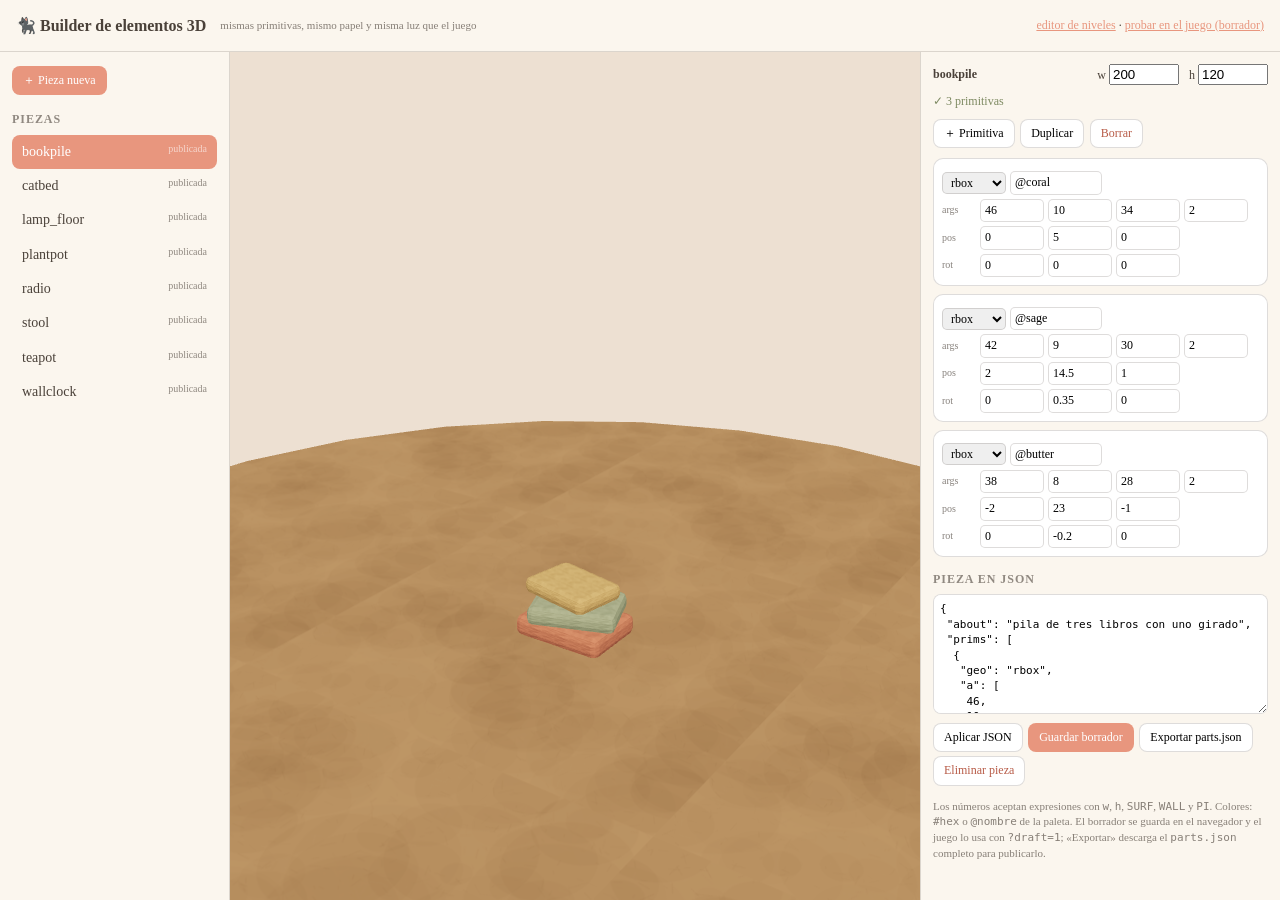
<file: builder.html>
<!DOCTYPE html>
<html lang="es">
<head>
<meta charset="utf-8">
<meta name="viewport" content="width=device-width, initial-scale=1">
<title>Nero · Builder de elementos 3D</title>
<link rel="icon" href="icons/favicon-32.png" sizes="32x32">
<link rel="icon" href="icons/icon.svg" type="image/svg+xml">
<script type="importmap">
{ "imports": { "three": "./js/vendor/three.module.min.js" } }
</script>
<style>
  :root {
    --ink: #4A4139; --card: #FBF6EE; --accent: #E8967E; --bg: #F4ECE3;
    --line: rgba(74,65,57,.18); --ok: #7E8A62; --bad: #B85C48;
  }
  * { box-sizing: border-box; }
  body { margin: 0; font: 14px/1.45 Georgia, serif; color: var(--ink); background: var(--bg);
         display: grid; grid-template-columns: 230px 1fr 360px; grid-template-rows: 52px 1fr;
         height: 100vh; }
  header { grid-column: 1 / -1; display: flex; align-items: center; gap: 14px; padding: 0 16px;
           background: var(--card); border-bottom: 1px solid var(--line); }
  header h1 { font-size: 16px; margin: 0; }
  header .links { margin-left: auto; font-size: 12px; }
  header a { color: var(--accent); }
  aside, section.panel { overflow: auto; padding: 12px; }
  aside { border-right: 1px solid var(--line); background: var(--card); }
  section.panel { border-left: 1px solid var(--line); background: var(--card); }
  #view { position: relative; }
  #view canvas { width: 100%; height: 100%; display: block; cursor: grab; }
  .part { padding: 7px 10px; border-radius: 8px; cursor: pointer; display: flex; justify-content: space-between; }
  .part:hover { background: rgba(232,150,126,.14); }
  .part.sel { background: var(--accent); color: #fff; }
  .part .tag { font-size: 10px; opacity: .6; }
  button { font: inherit; font-size: 12px; border: 1px solid var(--line); background: #fff;
           border-radius: 8px; padding: 5px 10px; cursor: pointer; margin: 2px 2px 2px 0; }
  button.primary { background: var(--accent); color: #fff; border-color: transparent; }
  button.danger { color: var(--bad); }
  .prim { border: 1px solid var(--line); border-radius: 10px; padding: 8px; margin-bottom: 8px; background: #fff; }
  .prim.sel { border-color: var(--accent); box-shadow: 0 0 0 2px rgba(232,150,126,.3); }
  .prim .row { display: flex; gap: 4px; align-items: center; margin-top: 4px; flex-wrap: wrap; }
  .prim label { font-size: 10px; opacity: .65; width: 34px; }
  .prim input, .prim select { font: inherit; font-size: 12px; width: 64px; padding: 2px 4px;
                              border: 1px solid var(--line); border-radius: 5px; }
  .prim input.wide { width: 92px; }
  h3 { font-size: 12px; text-transform: uppercase; letter-spacing: .08em; opacity: .6; margin: 14px 0 6px; }
  #status { font-size: 12px; min-height: 18px; margin: 6px 0; }
  #status.bad { color: var(--bad); } #status.ok { color: var(--ok); }
  .ctx { display: flex; gap: 10px; align-items: center; font-size: 12px; margin-bottom: 8px; }
  .ctx input { width: 70px; }
  textarea { width: 100%; height: 120px; font: 11px/1.4 monospace; border: 1px solid var(--line);
             border-radius: 8px; padding: 6px; }
  .hint { font-size: 11px; opacity: .65; }
</style>
</head>
<body>
<header>
  <h1>🐈‍⬛ Builder de elementos 3D</h1>
  <span class="hint">mismas primitivas, mismo papel y misma luz que el juego</span>
  <span class="links">
    <a href="editor.html">editor de niveles</a> ·
    <a href="index.html?draft=1">probar en el juego (borrador)</a>
  </span>
</header>

<aside>
  <button class="primary" id="newPart">＋ Pieza nueva</button>
  <h3>Piezas</h3>
  <div id="partList"></div>
</aside>

<div id="view"><canvas id="c"></canvas></div>

<section class="panel">
  <div class="ctx">
    <b id="partName">—</b>
    <span style="margin-left:auto">w <input id="ctxW" type="number" value="200"></span>
    <span>h <input id="ctxH" type="number" value="120"></span>
  </div>
  <div id="status"></div>
  <button id="addPrim">＋ Primitiva</button>
  <button id="dupPrim">Duplicar</button>
  <button class="danger" id="delPrim">Borrar</button>
  <div id="primList" style="margin-top:8px"></div>

  <h3>Pieza en JSON</h3>
  <textarea id="jsonBox" spellcheck="false"></textarea>
  <div>
    <button id="applyJson">Aplicar JSON</button>
    <button class="primary" id="saveDraft">Guardar borrador</button>
    <button id="exportAll">Exportar parts.json</button>
    <button class="danger" id="delPart">Eliminar pieza</button>
  </div>
  <p class="hint">Los números aceptan expresiones con <code>w</code>, <code>h</code>,
  <code>SURF</code>, <code>WALL</code> y <code>PI</code>. Colores: <code>#hex</code> o
  <code>@nombre</code> de la paleta. El borrador se guarda en el navegador y el juego
  lo usa con <code>?draft=1</code>; «Exportar» descarga el <code>parts.json</code>
  completo para publicarlo.</p>
</section>

<script type="module">
import * as THREE from 'three';
import { createPartKit, PALETTE, evalNum } from './js/parts3d.js';

const kit = createPartKit();
const GEOS = ['rbox', 'pbox', 'cyl', 'sph', 'disc', 'cone'];
// argumentos que pide cada geometría (además de color y opciones)
const ARG_NAMES = {
  rbox: ['w', 'h', 'd', 'radio'], pbox: ['w', 'h', 'd'], cyl: ['rArr', 'rAb', 'alto'],
  sph: ['r'], disc: ['r', 'alto'], cone: ['r', 'alto']
};

// ---------- estado ----------
let published = {};                                   // data/parts.json
let drafts = JSON.parse(localStorage.getItem('nero-draft-parts') || '{}');
let cur = null;                                       // nombre de la pieza activa
let selPrim = -1;

const allParts = () => ({ ...published, ...drafts });
const curSpec = () => drafts[cur] ?? published[cur];

// ---------- escena de previsualización (la misma luz cálida del juego) ----------
const canvas = document.getElementById('c');
const renderer = new THREE.WebGLRenderer({ canvas, antialias: true });
renderer.shadowMap.enabled = true;
renderer.toneMapping = THREE.ACESFilmicToneMapping;
renderer.toneMappingExposure = 1.18;
const scene = new THREE.Scene();
scene.background = new THREE.Color(0xEDE0D2);
const camera = new THREE.PerspectiveCamera(40, 1, 10, 4000);
scene.add(new THREE.AmbientLight(0xFFFFFF, 0.45));
const hemi = new THREE.HemisphereLight(0xFFF2DC, 0xB8A488, 0.62);
const dir = new THREE.DirectionalLight(0xFFE9C4, 1.3);
dir.position.set(300, 500, 400);
dir.castShadow = true;
dir.shadow.mapSize.set(1024, 1024);
Object.assign(dir.shadow.camera, { left: -400, right: 400, top: 500, bottom: -200 });
scene.add(hemi, dir);
const ground = new THREE.Mesh(new THREE.CylinderGeometry(320, 320, 14, 28), kit.M(PALETTE.wood));
ground.position.y = -7;
ground.receiveShadow = true;
scene.add(ground);
const holder = new THREE.Group();
scene.add(holder);

let yaw = 0.6, pitch = 0.35, dist = 520;
function placeCamera() {
  const cy = 90 + Math.sin(pitch) * dist;
  camera.position.set(Math.sin(yaw) * Math.cos(pitch) * dist, cy, Math.cos(yaw) * Math.cos(pitch) * dist);
  camera.lookAt(0, 80, 0);
}
let dragging = false, px = 0, py = 0;
canvas.addEventListener('pointerdown', e => { dragging = true; px = e.clientX; py = e.clientY; });
window.addEventListener('pointerup', () => dragging = false);
window.addEventListener('pointermove', e => {
  if (!dragging) return;
  yaw += (e.clientX - px) * 0.008; pitch = Math.max(-0.2, Math.min(1.2, pitch + (e.clientY - py) * 0.006));
  px = e.clientX; py = e.clientY;
});
canvas.addEventListener('wheel', e => { dist = Math.max(160, Math.min(1400, dist + e.deltaY * 0.6)); e.preventDefault(); }, { passive: false });

function resize() {
  const r = canvas.parentElement.getBoundingClientRect();
  renderer.setSize(r.width, r.height, false);
  camera.aspect = r.width / r.height;
  camera.updateProjectionMatrix();
}
window.addEventListener('resize', resize);

function frame() {
  placeCamera();
  renderer.render(scene, camera);
  requestAnimationFrame(frame);
}

// ---------- reconstrucción de la pieza ----------
const status = document.getElementById('status');
function rebuild() {
  kit.clearGroup(holder);
  const spec = curSpec();
  if (!spec) return;
  const w = +document.getElementById('ctxW').value || 200;
  const h = +document.getElementById('ctxH').value || 120;
  try {
    const g = kit.buildPart(spec, { w, h, SURF: 0, WALL: -160, palette: PALETTE });
    holder.add(g);
    status.textContent = `✓ ${spec.prims?.length ?? 0} primitivas`;
    status.className = 'ok';
  } catch (err) {
    status.textContent = '✗ ' + err.message;
    status.className = 'bad';
  }
  document.getElementById('jsonBox').value = JSON.stringify(spec, null, 1);
}

// ---------- lista de piezas ----------
function renderPartList() {
  const box = document.getElementById('partList');
  box.innerHTML = '';
  for (const name of Object.keys(allParts()).sort()) {
    const div = document.createElement('div');
    div.className = 'part' + (name === cur ? ' sel' : '');
    div.innerHTML = `<span>${name}</span><span class="tag">${drafts[name] ? 'borrador' : 'publicada'}</span>`;
    div.onclick = () => { cur = name; selPrim = -1; renderAll(); };
    box.appendChild(div);
  }
  document.getElementById('partName').textContent = cur ?? '—';
}

// ---------- editor de primitivas ----------
function primRow(pr, i) {
  const div = document.createElement('div');
  div.className = 'prim' + (i === selPrim ? ' sel' : '');
  div.onclick = () => { if (selPrim !== i) { selPrim = i; renderPrims(); } };
  const argNames = ARG_NAMES[pr.geo] ?? [];
  const args = (pr.a ?? []).map((v, j) =>
    `<input class="arg" data-j="${j}" value="${v}" title="${argNames[j] ?? ''}">`).join('');
  div.innerHTML = `
    <div class="row">
      <select class="geo">${GEOS.map(g => `<option${g === pr.geo ? ' selected' : ''}>${g}</option>`).join('')}</select>
      <input class="col wide" value="${pr.c ?? '@wood'}" title="color">
    </div>
    <div class="row"><label>args</label>${args}</div>
    <div class="row"><label>pos</label>${[0,1,2].map(j =>
      `<input class="pos" data-j="${j}" value="${(pr.pos ?? [0,0,0])[j]}">`).join('')}</div>
    <div class="row"><label>rot</label>${[0,1,2].map(j =>
      `<input class="rot" data-j="${j}" value="${(pr.rot ?? [0,0,0])[j]}">`).join('')}</div>`;
  const sync = () => {
    pr.geo = div.querySelector('.geo').value;
    pr.c = div.querySelector('.col').value;
    pr.a = [...div.querySelectorAll('.arg')].map(inp => num(inp.value));
    pr.pos = [...div.querySelectorAll('.pos')].map(inp => num(inp.value));
    pr.rot = [...div.querySelectorAll('.rot')].map(inp => num(inp.value));
    markDraft(); rebuild();
  };
  div.querySelectorAll('input,select').forEach(el => el.addEventListener('change', sync));
  return div;
}
const num = v => { const n = Number(v); return Number.isFinite(n) && String(n) === String(v).trim() ? n : v; };

function renderPrims() {
  const box = document.getElementById('primList');
  box.innerHTML = '';
  const spec = curSpec();
  if (!spec) return;
  (spec.prims ?? []).forEach((pr, i) => box.appendChild(primRow(pr, i)));
}

function renderAll() { renderPartList(); renderPrims(); rebuild(); }

// la pieza editada pasa a ser borrador (copia editable sobre la publicada)
function markDraft() {
  if (!drafts[cur]) drafts[cur] = JSON.parse(JSON.stringify(published[cur] ?? { prims: [] }));
}

// ---------- acciones ----------
document.getElementById('newPart').onclick = () => {
  const name = prompt('Nombre de la pieza (minúsculas, sin espacios):', 'pieza_nueva');
  if (!name) return;
  drafts[name] = { about: '', prims: [{ geo: 'rbox', a: [60, 40, 40, 6], c: '@wood', pos: [0, 20, 0] }] };
  cur = name; selPrim = 0; renderAll();
};
document.getElementById('addPrim').onclick = () => {
  if (!cur) return;
  markDraft();
  drafts[cur].prims.push({ geo: 'rbox', a: [40, 30, 30, 5], c: '@coral', pos: [0, 15, 0] });
  selPrim = drafts[cur].prims.length - 1;
  renderAll();
};
document.getElementById('dupPrim').onclick = () => {
  if (!cur || selPrim < 0) return;
  markDraft();
  const list = drafts[cur].prims;
  list.splice(selPrim + 1, 0, JSON.parse(JSON.stringify(list[selPrim])));
  selPrim++; renderAll();
};
document.getElementById('delPrim').onclick = () => {
  if (!cur || selPrim < 0) return;
  markDraft();
  drafts[cur].prims.splice(selPrim, 1);
  selPrim = -1; renderAll();
};
document.getElementById('applyJson').onclick = () => {
  try {
    const spec = JSON.parse(document.getElementById('jsonBox').value);
    drafts[cur] = spec; renderAll();
  } catch (err) { status.textContent = '✗ JSON no válido: ' + err.message; status.className = 'bad'; }
};
document.getElementById('saveDraft').onclick = () => {
  localStorage.setItem('nero-draft-parts', JSON.stringify(drafts));
  status.textContent = '✓ borrador guardado — pruébalo con index.html?draft=1';
  status.className = 'ok';
};
document.getElementById('exportAll').onclick = () => {
  const merged = { ...published, ...drafts };
  const a = document.createElement('a');
  a.href = URL.createObjectURL(new Blob([JSON.stringify(merged, null, 2)], { type: 'application/json' }));
  a.download = 'parts.json';
  a.click();
  URL.revokeObjectURL(a.href);
};
document.getElementById('delPart').onclick = () => {
  if (!cur) return;
  if (published[cur] && !drafts[cur]) { alert('Es una pieza publicada: edítala (pasa a borrador) o bórrala del parts.json exportado.'); return; }
  delete drafts[cur];
  localStorage.setItem('nero-draft-parts', JSON.stringify(drafts));
  cur = Object.keys(allParts())[0] ?? null;
  renderAll();
};
document.getElementById('ctxW').addEventListener('input', rebuild);
document.getElementById('ctxH').addEventListener('input', rebuild);

// ---------- arranque ----------
fetch('data/parts.json').then(r => r.ok ? r.json() : {}).then(p => {
  published = p;
  cur = Object.keys(allParts()).sort()[0] ?? null;
  renderAll();
  resize();
  frame();
});
window.__builder = { get drafts() { return drafts; }, get cur() { return cur; }, rebuild };
</script>
</body>
</html>
</file>
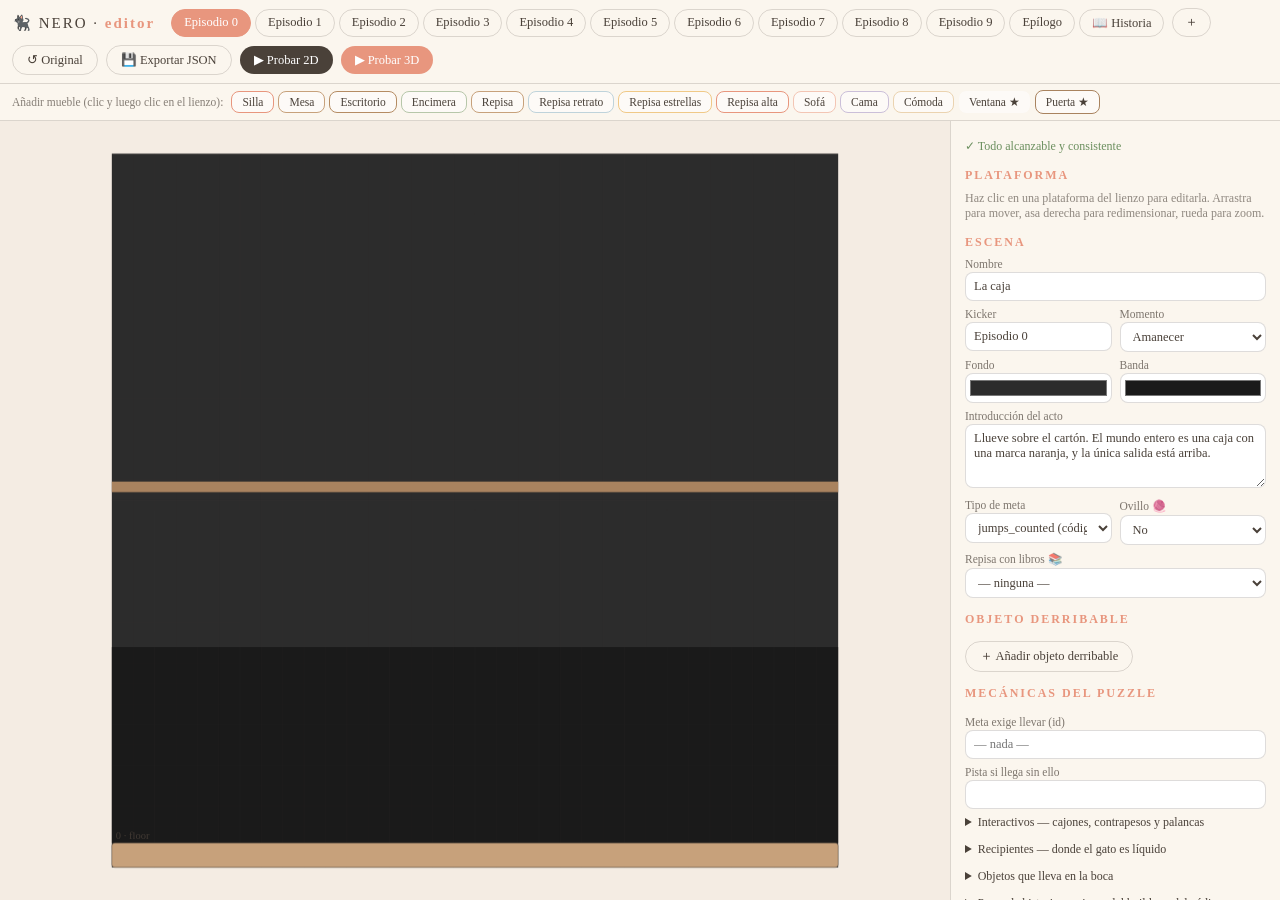
<file: editor.html>
<!DOCTYPE html>
<html lang="es">
<head>
<meta charset="utf-8">
<meta name="viewport" content="width=device-width, initial-scale=1">
<title>Nero · Editor de niveles</title>
<link rel="icon" href="icons/favicon-32.png" sizes="32x32">
<link rel="icon" href="icons/icon.svg" type="image/svg+xml">
<style>
  :root {
    --ink: #4A4139; --card: #FBF6EE; --accent: #E8967E; --bg: #F4ECE3;
    --line: rgba(74,65,57,.18);
  }
  * { box-sizing: border-box; }
  /* sin zoom por doble toque: "manipulation" quita el doble toque y deja el
     pellizco; :where(*) pesa cero, así que cualquier touch-action: none gana */
  :where(*) { touch-action: manipulation; }
  html, body { margin: 0; height: 100%; font-family: Georgia, serif; background: var(--bg); color: var(--ink); }
  body { display: flex; flex-direction: column; overflow: hidden; }

  header {
    display: flex; align-items: center; gap: 8px; flex-wrap: wrap;
    padding: 8px 12px; background: var(--card); border-bottom: 1.5px solid var(--line);
  }
  header .brand { font-size: 15px; letter-spacing: 2px; margin-right: 8px; }
  header .brand b { color: var(--accent); }
  .tabs { display: flex; gap: 4px; }
  .tab {
    padding: 5px 12px; border-radius: 999px; border: 1.5px solid var(--line);
    background: transparent; font-size: 12.5px; cursor: pointer; font-family: inherit; color: var(--ink);
  }
  .tab.on { background: var(--accent); color: #fff; border-color: var(--accent); }
  .spacer { flex: 1; }
  .btn {
    padding: 6px 14px; border-radius: 999px; border: none; background: var(--ink); color: #fff;
    font-size: 12.5px; cursor: pointer; font-family: inherit;
  }
  .btn.warm { background: var(--accent); }
  .btn.ghost { background: transparent; color: var(--ink); border: 1.5px solid var(--line); }

  #palette {
    display: flex; gap: 4px; align-items: center; flex-wrap: wrap;
    padding: 6px 12px; background: var(--card); border-bottom: 1.5px solid var(--line);
  }
  #palette .lbl { font-size: 11.5px; opacity: .65; margin-right: 4px; }
  .kbtn {
    padding: 4px 10px; border-radius: 8px; border: 1.5px solid var(--line); background: #fff8;
    font-size: 11.5px; cursor: pointer; font-family: inherit; color: var(--ink);
  }
  .kbtn.on { outline: 2px solid var(--accent); }

  main { flex: 1; display: flex; min-height: 0; }
  #wrap { flex: 1; position: relative; min-width: 0; }
  #cv { position: absolute; inset: 0; width: 100%; height: 100%; cursor: grab; }
  #cv.placing { cursor: crosshair; }

  aside {
    width: 330px; background: var(--card); border-left: 1.5px solid var(--line);
    overflow-y: auto; padding: 12px 14px 40px; font-size: 13px;
  }
  aside h3 { margin: 14px 0 8px; font-size: 12px; letter-spacing: 2px; text-transform: uppercase; color: var(--accent); }
  aside label { display: block; margin: 7px 0 2px; font-size: 11.5px; opacity: .7; }
  aside input[type=text], aside input[type=number], aside select, aside textarea {
    width: 100%; padding: 6px 8px; border: 1.5px solid var(--line); border-radius: 8px;
    font-family: inherit; font-size: 12.5px; background: #fff; color: var(--ink);
  }
  aside textarea { min-height: 64px; resize: vertical; }
  aside .row { display: flex; gap: 8px; }
  aside .row > div { flex: 1; }
  aside .memcard {
    border: 1.5px solid var(--line); border-radius: 12px; padding: 10px; margin-bottom: 10px; background: #fff6;
  }
  aside .del { background: none; border: none; color: #C0604A; cursor: pointer; font-size: 11.5px; font-family: inherit; padding: 2px 0; }
  aside .warn { color: #C0604A; font-size: 12px; margin: 6px 0; }
  aside .ok { color: #6B8F5E; font-size: 12px; margin: 6px 0; }
  #banner {
    display: none; padding: 6px 12px; background: #F3C5B4; font-size: 12px; text-align: center;
  }
  #banner button { margin-left: 8px; }
  input[type=color] { width: 100%; height: 30px; border: 1.5px solid var(--line); border-radius: 8px; background: #fff; padding: 2px; }
  input[type=checkbox] { width: auto; }
</style>
</head>
<body>
<header>
  <span class="brand">🐈‍⬛ NERO · <b>editor</b></span>
  <div class="tabs" id="sceneTabs"></div>
  <button class="tab" id="addScene" title="Nueva escena">＋</button>
  <div class="spacer"></div>
  <button class="btn ghost" id="resetBtn" title="Descartar borrador y recargar del repo">↺ Original</button>
  <button class="btn ghost" id="exportBtn">💾 Exportar JSON</button>
  <button class="btn" id="play2d">▶ Probar 2D</button>
  <button class="btn warm" id="play3d">▶ Probar 3D</button>
</header>
<div id="banner">Estás editando un borrador local (se guarda automáticamente). Exporta el JSON y reemplaza <code>data/*.json</code> para publicarlo.
  <button class="btn ghost" id="dropDraft">Descartar borrador</button>
</div>
<div id="palette">
  <span class="lbl">Añadir mueble (clic y luego clic en el lienzo):</span>
</div>
<main>
  <div id="wrap"><canvas id="cv"></canvas></div>
  <aside id="panel"></aside>
</main>
<script type="module" src="js/editor.js"></script>
</body>
</html>
</file>
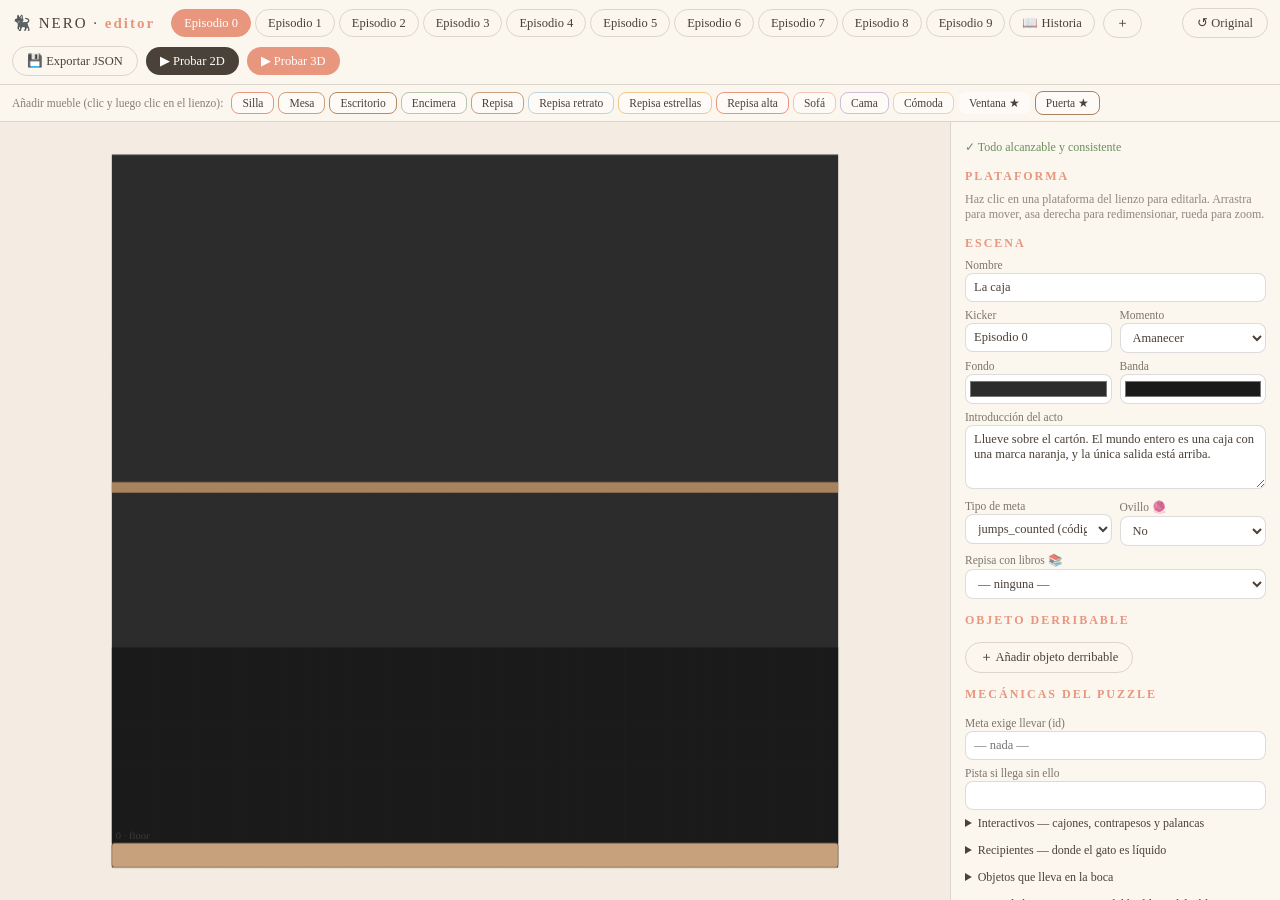
<file: archivo/3d/editor.html>
<!DOCTYPE html>
<html lang="es">
<head>
<meta charset="utf-8">
<meta name="viewport" content="width=device-width, initial-scale=1">
<title>Nero · Editor de niveles</title>
<link rel="icon" href="icons/favicon-32.png" sizes="32x32">
<link rel="icon" href="icons/icon.svg" type="image/svg+xml">
<style>
  :root {
    --ink: #4A4139; --card: #FBF6EE; --accent: #E8967E; --bg: #F4ECE3;
    --line: rgba(74,65,57,.18);
  }
  * { box-sizing: border-box; }
  html, body { margin: 0; height: 100%; font-family: Georgia, serif; background: var(--bg); color: var(--ink); }
  body { display: flex; flex-direction: column; overflow: hidden; }

  header {
    display: flex; align-items: center; gap: 8px; flex-wrap: wrap;
    padding: 8px 12px; background: var(--card); border-bottom: 1.5px solid var(--line);
  }
  header .brand { font-size: 15px; letter-spacing: 2px; margin-right: 8px; }
  header .brand b { color: var(--accent); }
  .tabs { display: flex; gap: 4px; }
  .tab {
    padding: 5px 12px; border-radius: 999px; border: 1.5px solid var(--line);
    background: transparent; font-size: 12.5px; cursor: pointer; font-family: inherit; color: var(--ink);
  }
  .tab.on { background: var(--accent); color: #fff; border-color: var(--accent); }
  .spacer { flex: 1; }
  .btn {
    padding: 6px 14px; border-radius: 999px; border: none; background: var(--ink); color: #fff;
    font-size: 12.5px; cursor: pointer; font-family: inherit;
  }
  .btn.warm { background: var(--accent); }
  .btn.ghost { background: transparent; color: var(--ink); border: 1.5px solid var(--line); }

  #palette {
    display: flex; gap: 4px; align-items: center; flex-wrap: wrap;
    padding: 6px 12px; background: var(--card); border-bottom: 1.5px solid var(--line);
  }
  #palette .lbl { font-size: 11.5px; opacity: .65; margin-right: 4px; }
  .kbtn {
    padding: 4px 10px; border-radius: 8px; border: 1.5px solid var(--line); background: #fff8;
    font-size: 11.5px; cursor: pointer; font-family: inherit; color: var(--ink);
  }
  .kbtn.on { outline: 2px solid var(--accent); }

  main { flex: 1; display: flex; min-height: 0; }
  #wrap { flex: 1; position: relative; min-width: 0; }
  #cv { position: absolute; inset: 0; width: 100%; height: 100%; cursor: grab; }
  #cv.placing { cursor: crosshair; }

  aside {
    width: 330px; background: var(--card); border-left: 1.5px solid var(--line);
    overflow-y: auto; padding: 12px 14px 40px; font-size: 13px;
  }
  aside h3 { margin: 14px 0 8px; font-size: 12px; letter-spacing: 2px; text-transform: uppercase; color: var(--accent); }
  aside label { display: block; margin: 7px 0 2px; font-size: 11.5px; opacity: .7; }
  aside input[type=text], aside input[type=number], aside select, aside textarea {
    width: 100%; padding: 6px 8px; border: 1.5px solid var(--line); border-radius: 8px;
    font-family: inherit; font-size: 12.5px; background: #fff; color: var(--ink);
  }
  aside textarea { min-height: 64px; resize: vertical; }
  aside .row { display: flex; gap: 8px; }
  aside .row > div { flex: 1; }
  aside .memcard {
    border: 1.5px solid var(--line); border-radius: 12px; padding: 10px; margin-bottom: 10px; background: #fff6;
  }
  aside .del { background: none; border: none; color: #C0604A; cursor: pointer; font-size: 11.5px; font-family: inherit; padding: 2px 0; }
  aside .warn { color: #C0604A; font-size: 12px; margin: 6px 0; }
  aside .ok { color: #6B8F5E; font-size: 12px; margin: 6px 0; }
  #banner {
    display: none; padding: 6px 12px; background: #F3C5B4; font-size: 12px; text-align: center;
  }
  #banner button { margin-left: 8px; }
  input[type=color] { width: 100%; height: 30px; border: 1.5px solid var(--line); border-radius: 8px; background: #fff; padding: 2px; }
  input[type=checkbox] { width: auto; }
</style>
</head>
<body>
<header>
  <span class="brand">🐈‍⬛ NERO · <b>editor</b></span>
  <div class="tabs" id="sceneTabs"></div>
  <button class="tab" id="addScene" title="Nueva escena">＋</button>
  <div class="spacer"></div>
  <button class="btn ghost" id="resetBtn" title="Descartar borrador y recargar del repo">↺ Original</button>
  <button class="btn ghost" id="exportBtn">💾 Exportar JSON</button>
  <button class="btn" id="play2d">▶ Probar 2D</button>
  <button class="btn warm" id="play3d">▶ Probar 3D</button>
</header>
<div id="banner">Estás editando un borrador local (se guarda automáticamente). Exporta el JSON y reemplaza <code>data/*.json</code> para publicarlo.
  <button class="btn ghost" id="dropDraft">Descartar borrador</button>
</div>
<div id="palette">
  <span class="lbl">Añadir mueble (clic y luego clic en el lienzo):</span>
</div>
<main>
  <div id="wrap"><canvas id="cv"></canvas></div>
  <aside id="panel"></aside>
</main>
<script type="module" src="js/editor.js"></script>
</body>
</html>
</file>
<file: styles/main.css>
:root {
  --ink: #4A4139;
  --card: #FBF6EE;
  --accent: #E8967E;
  --soft: #F3C5B4;
  --shadow-sm: 0 2px 8px rgba(74, 65, 57, 0.08);
  --shadow-md: 0 8px 24px rgba(74, 65, 57, 0.16);
  --shadow-lg: 0 18px 50px rgba(74, 65, 57, 0.3);
  --transition-fast: 0.2s ease-out;
  --transition-normal: 0.5s ease-out;
}

/* ==================== Reset & Foundations ==================== */
* {
  -webkit-tap-highlight-color: transparent;
}

/* Sin zoom por doble toque: tocar rápido el mismo botón (HUD, portada)
   ampliaba la página y no había cómo volver. "manipulation" quita solo el
   doble toque y deja el pellizco (accesibilidad). :where(*) pesa cero, así
   que lo que ya pide touch-action: none (html, body, abajo) gana sin tocarlo. */
:where(*) {
  touch-action: manipulation;
}

html, body {
  margin: 0;
  padding: 0;
  height: 100%;
  overflow: hidden;
  background: #F4ECE3;
  touch-action: none;
  -webkit-user-select: none;
  user-select: none;
  font-family: 'Georgia', 'Times New Roman', serif;
  font-smoothing: antialiased;
  -webkit-font-smoothing: antialiased;
}

#game {
  display: block;
  width: 100vw;
  height: 100dvh;
}

/* viñeteo cinematográfico sobre la escena 3D */
#vignette {
  position: fixed;
  inset: 0;
  pointer-events: none;
  z-index: 2;
  background: radial-gradient(ellipse 105% 90% at 50% 42%,
    transparent 52%, rgba(18, 16, 24, 0.14) 76%, rgba(18, 16, 24, 0.42) 100%);
}

/* ==================== HUD ====================
   Regla: el HUD no compite con la escena. Vive en los bordes, en gris, y se
   aparta solo. Lo que guía al jugador es el brillo de los objetos, no el texto. */
#hud {
  position: fixed;
  top: 0; left: 0; right: 0;
  padding: 14px 16px calc(14px + env(safe-area-inset-top, 0px));
  display: flex;
  align-items: center;
  gap: 12px;
  pointer-events: none;
  z-index: 6;
}

/* Etiqueta discreta del episodio, arriba a la izquierda */
#epLabel {
  flex: 1;
  min-width: 0;
  font-size: 12px;
  letter-spacing: 1.6px;
  text-transform: uppercase;
  color: rgba(255, 250, 242, 0.55);
  text-shadow: 0 1px 6px rgba(20, 16, 26, 0.75);
  opacity: 0;
  transition: opacity 0.7s ease;
  white-space: nowrap;
  overflow: hidden;
  text-overflow: ellipsis;
}
#epLabel.show { opacity: 1; }
#epLabel b { font-weight: 700; margin-right: 8px; opacity: 0.85; }
#epLabel span { font-weight: 400; opacity: 0.75; }

/* Progreso: puntos, no emojis. Se rellenan al encontrar un recuerdo. */
#dots { display: flex; gap: 7px; align-items: center; }
#dots i {
  width: 7px; height: 7px; border-radius: 50%;
  background: rgba(255, 250, 242, 0.22);
  box-shadow: 0 1px 4px rgba(20, 16, 26, 0.5);
  transition: background 0.45s ease, transform 0.45s cubic-bezier(0.34, 1.56, 0.64, 1);
}
#dots i.on {
  background: var(--accent);
  transform: scale(1.35);
  box-shadow: 0 0 10px rgba(232, 150, 126, 0.75);
}

#reset {
  pointer-events: auto;
  cursor: pointer;
  width: 30px; height: 30px;
  border: none; border-radius: 50%;
  background: rgba(255, 250, 242, 0.1);
  color: rgba(255, 250, 242, 0.5);
  font-size: 15px; line-height: 1;
  font-family: inherit;
  opacity: 0.5;
  transition: opacity 0.3s, background 0.3s, transform 0.2s;
}
#reset:hover { opacity: 1; background: rgba(255, 250, 242, 0.2); }
#reset:active { transform: scale(0.88); }

/* ==================== Cartel de episodio ====================
   Aparece grande al empezar, se retira solo. Sustituye a la tarjeta modal. */
#titlecard {
  position: fixed;
  left: 0; right: 0; top: 34%;
  text-align: center;
  pointer-events: none;
  z-index: 7;
  opacity: 0;
  transform: translateY(10px);
  transition: opacity 0.9s ease, transform 0.9s ease;
}
#titlecard.show { opacity: 1; transform: translateY(0); }
#titlecard b {
  display: block;
  font-size: 11.5px;
  letter-spacing: 5px;
  text-transform: uppercase;
  font-weight: 600;
  color: var(--accent);
  margin-bottom: 12px;
  text-shadow: 0 2px 12px rgba(20, 16, 26, 0.8);
}
#titlecard span {
  display: block;
  font-size: 34px;
  letter-spacing: 2px;
  color: rgba(255, 251, 244, 0.96);
  text-shadow: 0 3px 22px rgba(20, 16, 26, 0.85);
}

/* ==================== Subtítulo (recuerdos) ====================
   Abajo, como un subtítulo de cine. NUNCA tapa el centro de la habitación. */
#subtitle {
  position: fixed;
  left: 50%; bottom: calc(7dvh + env(safe-area-inset-bottom, 0px));
  transform: translateX(-50%) translateY(12px);
  width: min(88vw, 560px);
  text-align: center;
  font-size: 16px;
  line-height: 1.55;
  color: rgba(255, 251, 244, 0.94);
  text-shadow: 0 2px 14px rgba(20, 16, 26, 0.95), 0 0 34px rgba(20, 16, 26, 0.8);
  pointer-events: none;
  opacity: 0;
  transition: opacity 0.55s ease, transform 0.55s ease;
  z-index: 6;
}
#subtitle.show { opacity: 1; transform: translateX(-50%) translateY(0); }
#subtitle b { color: var(--soft); font-weight: 600; }
/* la edad del rastro: pequeña, arriba, en versalitas — es dato del jugador,
   no de Nero, así que no compite con la frase */
#subtitle .age {
  display: block;
  font-style: normal;
  font-size: 10px;
  letter-spacing: 0.22em;
  text-transform: uppercase;
  color: rgba(240, 201, 135, 0.72);
  margin-bottom: 7px;
}

/* ==================== Pista contextual ====================
   Solo aparece si el jugador lleva rato sin avanzar. */
#hint {
  position: fixed;
  left: 50%; bottom: calc(2.6dvh + env(safe-area-inset-bottom, 0px));
  transform: translateX(-50%);
  width: max-content; max-width: 88vw;
  font-size: 12.5px;
  letter-spacing: 0.3px;
  color: rgba(255, 250, 242, 0.5);
  text-shadow: 0 1px 8px rgba(20, 16, 26, 0.9);
  text-align: center;
  pointer-events: none;
  opacity: 0;
  transition: opacity 0.9s ease;
  z-index: 6;
}
#hint.show { opacity: 1; }

/* Cronómetro del contrarreloj: discreto, bajo el HUD */
#level-timer {
  position: fixed !important;
  top: calc(52px + env(safe-area-inset-top, 0px)) !important;
  right: 16px !important;
  font-size: 22px !important;
  font-weight: 600 !important;
  font-family: inherit !important;
  color: rgba(255, 250, 242, 0.75) !important;
  text-shadow: 0 2px 10px rgba(20, 16, 26, 0.9) !important;
  z-index: 6 !important;
}

/* Herramientas de desarrollo (solo en 2d.html) */
#dev { position: fixed; bottom: 10px; right: 10px; z-index: 20; }
#dev button {
  background: rgba(30, 26, 34, 0.6); color: rgba(255, 250, 242, 0.6);
  border: none; border-radius: 6px; padding: 5px 9px; font-size: 11px;
  cursor: pointer; font-family: inherit;
}
#level-selector {
  position: absolute; bottom: 34px; right: 0;
  background: rgba(24, 20, 28, 0.94); border-radius: 10px; padding: 8px;
  max-height: 60vh; overflow-y: auto; min-width: 190px;
}
#level-list { display: flex; flex-direction: column; gap: 3px; }
#level-list button {
  width: 100%; text-align: left; padding: 6px 8px;
  background: rgba(255, 255, 255, 0.07); color: #EFE7DC;
  border: none; border-radius: 5px; font-size: 11px; cursor: pointer;
  font-family: inherit;
}
#level-list button:hover { background: rgba(255, 255, 255, 0.16); }

/* ==================== Overlay & Cards ==================== */
#overlay {
  position: fixed;
  inset: 0;
  display: flex;
  align-items: center;
  justify-content: center;
  background: rgba(44, 39, 33, 0.6);
  backdrop-filter: blur(8px);
  opacity: 0;
  pointer-events: none;
  transition: opacity var(--transition-normal), backdrop-filter var(--transition-normal);
  z-index: 10;
}

#overlay.show {
  opacity: 1;
  pointer-events: auto;
}

#ocard {
  background: var(--card);
  border-radius: 24px;
  padding: 40px 32px 32px;
  max-width: min(88vw, 420px);
  text-align: center;
  color: var(--ink);
  box-shadow: var(--shadow-lg);
  transform: translateY(12px);
  transition: transform var(--transition-normal);
  will-change: transform;
  animation: cardSlideIn 0.5s cubic-bezier(0.34, 1.56, 0.64, 1) forwards;
}

#overlay.show #ocard {
  transform: translateY(0);
}

@keyframes cardSlideIn {
  from {
    opacity: 0;
    transform: translateY(20px) scale(0.95);
  }
  to {
    opacity: 1;
    transform: translateY(0) scale(1);
  }
}

#ocard .catface {
  font-size: 52px;
  line-height: 1;
  margin-bottom: 14px;
  display: inline-block;
  animation: catBob 2s ease-in-out infinite;
}

@keyframes catBob {
  0%, 100% { transform: translateY(0); }
  50% { transform: translateY(-4px); }
}

#ocard .kicker {
  font-size: 11px;
  letter-spacing: 3.5px;
  text-transform: uppercase;
  color: var(--accent);
  margin-bottom: 12px;
  font-weight: 600;
  opacity: 0.9;
}

#ocard h1 {
  margin: 0 0 8px;
  font-size: 48px;
  letter-spacing: 12px;
  font-weight: 300;
  color: var(--ink);
  line-height: 1.1;
}

#ocard h2 {
  margin: 0 0 16px;
  font-size: 22px;
  font-weight: 400;
  color: rgba(74, 65, 57, 0.8);
  letter-spacing: 1px;
}

#ocard p {
  margin: 0 0 24px;
  font-size: 15.5px;
  line-height: 1.7;
  color: rgba(74, 65, 57, 0.82);
  font-style: italic;
  letter-spacing: 0.3px;
}

#obtn {
  display: inline-block;
  background: linear-gradient(135deg, var(--accent), #d97a63);
  color: #FFF;
  border: none;
  border-radius: 999px;
  padding: 13px 36px;
  font-size: 15px;
  font-family: inherit;
  letter-spacing: 1.2px;
  font-weight: 600;
  cursor: pointer;
  box-shadow: var(--shadow-md);
  transition: all var(--transition-fast);
  text-transform: uppercase;
  will-change: transform, box-shadow;
  position: relative;
  overflow: hidden;
}

#obtn::before {
  content: '';
  position: absolute;
  inset: 0;
  background: rgba(255, 255, 255, 0.2);
  opacity: 0;
  transition: opacity var(--transition-fast);
}

#obtn:hover:not(:active) {
  transform: translateY(-2px);
  box-shadow: 0 12px 32px rgba(232, 150, 126, 0.3);
}

#obtn:active {
  transform: translateY(0);
  box-shadow: 0 4px 12px rgba(74, 65, 57, 0.2);
}

#obtn:focus {
  outline: 2px solid var(--accent);
  outline-offset: 2px;
}

/* ==================== Responsive ==================== */
@media (max-width: 480px) {
  #hud {
    padding: 10px 12px;
    gap: 6px;
  }

  .pill {
    padding: 6px 12px;
    font-size: 12px;
  }

  #ocard {
    padding: 32px 24px 24px;
    max-width: 92vw;
  }

  #ocard h1 {
    font-size: 32px;
    letter-spacing: 6px;
  }

  #ocard h2 {
    font-size: 18px;
  }

  #memory {
    max-width: 90vw;
    padding: 16px 20px;
    font-size: 14px;
  }

  #hint {
    font-size: 11px;
  }
}

/* ==================== Timer Animation ==================== */
@keyframes pulse {
  0%, 100% {
    opacity: 1;
    transform: scale(1);
  }
  50% {
    opacity: 0.6;
    transform: scale(1.15);
  }
}

@media (prefers-reduced-motion: reduce) {
  * {
    animation-duration: 0.01ms !important;
    animation-iteration-count: 1 !important;
    transition-duration: 0.01ms !important;
  }
}

/* ==================== Aviso de actualización de la PWA ==================== */
#updateBar {
  position: fixed;
  left: 50%;
  bottom: 18px;
  transform: translate(-50%, 140%);
  z-index: 500;
  display: flex;
  align-items: center;
  gap: 12px;
  padding: 10px 12px 10px 16px;
  border-radius: 999px;
  background: rgba(38, 34, 29, .92);
  color: #FBF6EE;
  font-family: inherit;
  font-size: 13px;
  box-shadow: 0 10px 30px rgba(0, 0, 0, .28);
  transition: transform .35s cubic-bezier(.2, .8, .2, 1);
  max-width: min(92vw, 380px);
}
#updateBar.show { transform: translate(-50%, 0); }
#updateBar span { white-space: nowrap; overflow: hidden; text-overflow: ellipsis; }
#updateBar button {
  flex: none;
  border: none;
  border-radius: 999px;
  padding: 7px 14px;
  background: #E8967E;
  color: #26221D;
  font-weight: 600;
  font-size: 13px;
  cursor: pointer;
}
#updateBar button:active { transform: scale(.96); }

/* =====================================================================
   REDISEÑO GARABATO
   El lienzo ya se dibuja a mano (js/doodle.js); la interfaz habla el mismo
   idioma: letra manuscrita, papelitos pegados con cinta, bordes que tiemblan
   con el filtro SVG #wobble (definido en index.html) igual que las líneas
   del juego. Todo lo de arriba queda como base; esto lo sobrescribe.
   ===================================================================== */
@font-face { font-family: 'Patrick Hand'; src: url('../fonts/patrick-hand-latin-400-normal.woff2') format('woff2'); font-weight: 400; font-display: swap; }
@font-face { font-family: 'Caveat'; src: url('../fonts/caveat-latin-400-normal.woff2') format('woff2'); font-weight: 400; font-display: swap; }
@font-face { font-family: 'Caveat'; src: url('../fonts/caveat-latin-700-normal.woff2') format('woff2'); font-weight: 700; font-display: swap; }

:root {
  --ink: #2b211d;
  --paper: #fdf3de;
  --card: #fdf3de;
  --accent: #f08a6c;
  --soft: #e0584a;
  --butter: #f6c85f;
  --hand: 'Patrick Hand', 'Comic Sans MS', cursive;
  --title: 'Caveat', 'Patrick Hand', cursive;
}
html, body { background: #fdf3de; font-family: var(--hand); }

/* bordes de papel y viñeta cálida, sin oscurecer el dibujo */
#vignette {
  background: radial-gradient(ellipse 110% 95% at 50% 45%,
    transparent 62%, rgba(90, 60, 30, 0.10) 84%, rgba(60, 40, 20, 0.28) 100%);
}

/* ---------- HUD: etiqueta, rastros y reinicio como pegatinas ---------- */
#epLabel {
  flex: 0 1 auto;
  max-width: 64vw;
  font-family: var(--title);
  font-size: 19px;
  letter-spacing: 0.5px;
  text-transform: none;
  color: var(--ink);
  text-shadow: none;
  background: var(--paper);
  padding: 1px 12px 3px;
  border-radius: 3px;
  transform: rotate(-1.5deg);
  box-shadow: 1px 2px 0 rgba(43, 33, 29, 0.25);
}
#epLabel b { color: var(--accent); margin-right: 6px; }
#epLabel span { opacity: 1; font-weight: 400; }
#hud { justify-content: space-between; }
#dots { margin-left: auto; gap: 6px; }
#dots i {
  width: 11px; height: 11px;
  background: var(--paper);
  border: 2.2px solid var(--ink);
  box-shadow: none;
  filter: url(#wobble);
}
#dots i.on { background: var(--accent); transform: scale(1.2); box-shadow: none; }
#reset {
  width: 36px; height: 36px;
  background: var(--paper);
  border: 2.5px solid var(--ink);
  color: var(--ink);
  font-size: 18px;
  opacity: 0.9;
  filter: url(#wobble);
}
#reset:hover { background: var(--butter); }

/* ---------- cartel del episodio: rótulo escrito a mano ---------- */
#titlecard { top: 30%; }
#titlecard b {
  font-family: var(--hand);
  font-size: 18px;
  letter-spacing: 3px;
  color: var(--accent);
  text-shadow: 0 0 10px var(--paper), 0 0 18px var(--paper);
  margin-bottom: 2px;
}
#titlecard span {
  display: inline-block;
  font-family: var(--title);
  font-weight: 700;
  font-size: 58px;
  letter-spacing: 1px;
  color: var(--ink);
  text-shadow: none;
  background: var(--paper);
  padding: 0 26px 6px;
  transform: rotate(-2deg);
  box-shadow: 3px 4px 0 rgba(43, 33, 29, 0.22);
  position: relative;
}
/* un trozo de cinta adhesiva sujetando el rótulo */
#titlecard span::after {
  content: '';
  position: absolute;
  left: 50%; top: -12px;
  width: 78px; height: 22px;
  transform: translateX(-50%) rotate(3deg);
  background: rgba(246, 200, 95, 0.72);
}

/* ---------- subtítulo: un papelito pegado ---------- */
#subtitle {
  width: min(86vw, 520px);
  bottom: calc(5dvh + env(safe-area-inset-bottom, 0px));
  font-size: 19px;
  line-height: 1.38;
  color: var(--ink);
  text-shadow: none;
  background: var(--paper);
  padding: 16px 20px 18px;
  border-radius: 2px;
  box-shadow: 2px 4px 0 rgba(43, 33, 29, 0.28), 0 10px 28px rgba(20, 14, 10, 0.18);
  transform: translateX(-50%) translateY(14px) rotate(-0.8deg);
}
#subtitle.show { transform: translateX(-50%) translateY(0) rotate(-0.8deg); }
#subtitle::before {
  content: '';
  position: absolute;
  left: 50%; top: -11px;
  width: 92px; height: 22px;
  transform: translateX(-50%) rotate(-2deg);
  background: rgba(246, 200, 95, 0.7);
}
/* la rendija del jugador: rotulador rojo, como una nota al margen */
#subtitle b { color: #c94a3c; font-weight: 400; }
#subtitle .age {
  font-family: var(--title);
  font-size: 17px;
  letter-spacing: 0.5px;
  text-transform: none;
  color: var(--accent);
  margin-bottom: 4px;
}

/* ---------- pista: pósit amarillo ---------- */
#hint {
  font-size: 16px;
  color: var(--ink);
  text-shadow: none;
  background: var(--butter);
  padding: 6px 14px 8px;
  transform: translateX(-50%) rotate(1.2deg);
  box-shadow: 2px 3px 0 rgba(43, 33, 29, 0.25);
}

/* ---------- cronómetro del callejón: tiza ---------- */
#level-timer {
  font-family: var(--title) !important;
  font-size: 40px !important;
  font-weight: 700 !important;
  color: #ece6f5 !important;
  text-shadow: none !important;
}

/* ---------- tarjeta de portada / final: una hoja de cuaderno ---------- */
#overlay { background: rgba(43, 33, 29, 0.42); backdrop-filter: blur(2px); }
#ocard {
  position: relative;
  max-width: min(82vw, 420px);
  background: transparent;
  border-radius: 0;
  box-shadow: none;
  padding: 34px 30px 30px;
  color: var(--ink);
}
#ocard::before {
  content: '';
  position: absolute;
  inset: 0;
  z-index: -1;
  background:
    repeating-linear-gradient(transparent 0 29px, rgba(90, 143, 208, 0.18) 29px 31px),
    var(--paper);
  border: 3px solid var(--ink);
  border-radius: 6px;
  box-shadow: 6px 8px 0 rgba(43, 33, 29, 0.3);
  transform: rotate(-1deg);
  filter: url(#wobble);
}
#ocard .catface { font-size: 0; margin-bottom: 4px; }
#ocard .catface svg { width: 96px; height: 96px; filter: url(#wobble); }
#ocard .kicker {
  font-family: var(--hand);
  font-size: 16px;
  letter-spacing: 1px;
  text-transform: none;
  color: var(--accent);
}
#ocard h1 {
  font-family: var(--title);
  font-weight: 700;
  font-size: 76px;
  letter-spacing: 10px;
  margin-bottom: 4px;
}
#ocard h2 { font-family: var(--title); font-size: 30px; color: var(--ink); }
#ocard p {
  font-family: var(--hand);
  font-style: normal;
  font-size: 18px;
  line-height: 1.5;
  color: rgba(43, 33, 29, 0.9);
}
#ocard p b { color: #c94a3c; font-weight: 400; }
#obtn {
  position: relative;
  background: var(--butter);
  color: var(--ink);
  font-family: var(--title);
  font-weight: 700;
  font-size: 28px;
  padding: 6px 34px 10px;
  border: 3px solid var(--ink);
  border-radius: 14px;
  box-shadow: 3px 4px 0 var(--ink);
  filter: url(#wobble);
}
#obtn::before { display: none; }
#obtn:hover:not(:active) { background: var(--accent); transform: translateY(-1px); }
#obtn:active { transform: translate(2px, 3px); box-shadow: 1px 1px 0 var(--ink); }

/* ---------- barra de actualización y panel dev a juego ---------- */
#updateBar { background: var(--paper); color: var(--ink); border: 2.5px solid var(--ink); font-family: var(--hand); font-size: 15px; }
#updateBar button { background: var(--butter); border: 2px solid var(--ink); font-family: var(--title); font-size: 18px; }
#dev > div { background: rgba(43, 33, 29, 0.88) !important; }
#dev button { font-family: var(--hand); font-size: 14px; color: #fdf3de; background: rgba(255, 245, 224, 0.12); }

@media (max-width: 480px) {
  #titlecard span { font-size: 46px; }
  #ocard h1 { font-size: 64px; }
  #subtitle { font-size: 17.5px; padding: 14px 16px 16px; }
}

/* =====================================================================
   INICIO Y FIN: portada, páginas de historia, episodios y tarjeta final
   ===================================================================== */
#cover, #story { position: fixed; inset: 0; z-index: 8; display: none; }
body:not([data-screen="game"]) #hud,
body:not([data-screen="game"]) #subtitle,
body:not([data-screen="game"]) #hint,
body:not([data-screen="game"]) #titlecard,
body:not([data-screen="game"]) #level-timer,
body:not([data-screen="game"]) #vignette { display: none !important; }

#home { width: 36px; height: 36px; margin-right: 8px; pointer-events: auto; cursor: pointer;
  border-radius: 50%; background: var(--paper); border: 2.5px solid var(--ink); color: var(--ink);
  font-size: 18px; line-height: 1; font-family: inherit; opacity: 0.9; filter: url(#wobble); }
#home:hover { background: var(--butter); }
#home:active { transform: scale(0.88); }

/* ---------- portada ---------- */
body[data-screen="cover"] #cover {
  display: flex; flex-direction: column; justify-content: space-between; align-items: center;
  padding: max(26px, env(safe-area-inset-top)) 16px max(26px, env(safe-area-inset-bottom));
}
.cv-head { text-align: center; animation: cvIn 1.2s ease both; }
.cv-kicker { font-family: var(--hand); font-size: 15px; letter-spacing: 0.5px; color: #8a7464; }
.cv-title {
  font-family: var(--title); font-weight: 700; color: var(--ink);
  font-size: clamp(76px, 24vw, 128px); line-height: 0.9; margin: 2px 0 4px;
  transform: rotate(-3deg);
}
.cv-tag { font-family: var(--hand); font-size: 19px; color: #4a3d36; margin: 0; }
.cv-tag b { color: #c94a3c; font-weight: 400; }
.cv-menu { display: flex; flex-direction: column; align-items: center; gap: 10px;
  width: min(320px, 88vw); animation: cvIn 1.2s 0.35s ease both; }
.cv-btn {
  width: 100%; cursor: pointer; font-family: var(--title); font-weight: 700; font-size: 26px;
  color: var(--ink); background: var(--paper); padding: 4px 18px 8px;
  border: 2.5px solid var(--ink); border-radius: 16px 12px 18px 10px / 12px 18px 10px 16px;
  box-shadow: 3px 4px 0 rgba(43, 33, 29, 0.85);
}
.cv-btn.cv-main { background: var(--butter); font-size: 30px; }
.cv-btn small { display: block; font-family: var(--hand); font-weight: 400; font-size: 15px; margin-top: -2px; color: #5a4a40; }
.cv-btn:hover { background: var(--accent); }
.cv-btn:active { transform: translate(2px, 3px); box-shadow: 1px 1px 0 var(--ink); }
.cv-row { display: flex; gap: 22px; justify-content: center; }
.cv-link { cursor: pointer; background: none; border: none; font-family: var(--hand); font-size: 17px;
  color: var(--ink); text-decoration: underline wavy rgba(240, 138, 108, 0.8); text-underline-offset: 5px; padding: 6px 2px; }
@keyframes cvIn { from { opacity: 0; transform: translateY(8px); } to { opacity: 1; transform: none; } }

/* panel: lista de episodios o controles, una hoja encima de la portada */
#cvPanel { position: fixed; inset: 0; z-index: 9; display: none; align-items: center; justify-content: center;
  background: rgba(243, 234, 214, 0.72); backdrop-filter: blur(2px); padding: 16px; }
#cvPanel.show { display: flex; }
.cv-sheet { position: relative; width: min(420px, 92vw); max-height: 86dvh; overflow: auto;
  padding: 22px 20px 18px; color: var(--ink);
  background: repeating-linear-gradient(transparent 0 29px, rgba(90, 143, 208, 0.16) 29px 31px), var(--paper);
  border: 3px solid var(--ink); border-radius: 6px; box-shadow: 6px 8px 0 rgba(43, 33, 29, 0.3); }
.cv-sheet h3 { font-family: var(--title); font-size: 36px; margin: 0 0 8px; text-align: center; }
.cv-sheet .cv-btn { margin-top: 14px; font-size: 24px; }
.eplist, .fin-list { list-style: none; margin: 0; padding: 0; }
.eplist li + li { margin-top: 6px; }
.eplist button, .eplist li.locked { width: 100%; display: grid; grid-template-columns: 86px 1fr auto; align-items: center;
  gap: 6px; text-align: left; font-family: var(--hand); font-size: 17px; color: var(--ink);
  background: rgba(255, 250, 240, 0.7); border: 2px solid rgba(43, 33, 29, 0.5); border-radius: 10px; padding: 6px 10px; cursor: pointer; }
.eplist button:hover { background: var(--butter); }
.eplist li.locked { opacity: 0.45; cursor: default; }
.eplist span { color: var(--accent); font-size: 14px; }
.eplist b { font-weight: 400; }
.eplist small { grid-column: 2; font-size: 13px; color: #8a7464; margin-top: -4px; }
.eplist em, .fin-list em { font-style: normal; display: flex; gap: 3px; justify-content: flex-end; }
.eplist em i, .fin-list em i { width: 8px; height: 8px; border-radius: 50%; border: 1.6px solid var(--ink); background: var(--paper); }
.eplist em i.on, .fin-list em i.on { background: var(--accent); }
.howto { list-style: none; margin: 0; padding: 0; text-align: left; }
.howto li { display: grid; grid-template-columns: 1fr; padding: 5px 0; border-bottom: 1.5px dashed rgba(43, 33, 29, 0.2); }
.howto li b { font-family: var(--title); font-size: 22px; font-weight: 700; color: var(--ink); line-height: 1.1; }
.howto li span { font-family: var(--hand); font-size: 16px; color: #4a3d36; }
.howto-note { font-family: var(--hand); font-size: 16px; color: #8a7464; margin: 10px 0 0; text-align: center; }
#ocard .howto li b { color: var(--ink); }

/* ---------- páginas de historia sobre la ventana ---------- */
body[data-screen="story"] #story {
  display: flex; flex-direction: column; justify-content: flex-end; align-items: center;
  padding: 0 18px max(40px, env(safe-area-inset-bottom)); cursor: pointer; user-select: none;
}
#storyText {
  max-width: min(520px, 92vw); margin: 0 0 12px; text-align: center;
  font-family: var(--hand); font-size: clamp(20px, 5.4vw, 25px); line-height: 1.38; color: var(--ink);
  background: rgba(253, 247, 236, 0.9); padding: 16px 20px 18px;
  box-shadow: 2px 4px 0 rgba(43, 33, 29, 0.22);
  transform: translateY(8px) rotate(-0.6deg); opacity: 0;
  transition: opacity 0.8s ease, transform 0.8s ease;
}
#storyText.in { opacity: 1; transform: translateY(0) rotate(-0.6deg); }
#storyText b { color: #c94a3c; font-weight: 400; }
#storyNext { font-family: var(--title); font-size: 19px; color: #8a7464; animation: pulse 2.2s ease-in-out infinite; }
#storySkip { position: absolute; top: max(16px, env(safe-area-inset-top)); right: 16px; cursor: pointer;
  background: none; border: none; font-family: var(--hand); font-size: 16px; color: #8a7464; padding: 6px; }

/* ---------- tarjeta final ---------- */
.fin-list { margin: 4px 0 10px; text-align: left; }
.fin-list li { display: grid; grid-template-columns: 54px 1fr auto; gap: 6px; align-items: center;
  font-family: var(--hand); font-size: 15px; line-height: 1.5; }
.fin-list span { color: var(--accent); font-size: 13px; }
.fin-list b { color: var(--ink) !important; font-weight: 400; }
.fin-total { display: block; font-family: var(--title); font-size: 30px; font-weight: 700; color: var(--ink); }
.fin-branch, .fin-more { display: block; font-size: 16px; line-height: 1.4; margin-top: 6px; }
.fin-more { color: #8a7464; }
.fin-credits { display: block; margin-top: 12px; font-size: 13px; color: #8a7464; line-height: 1.4; }
#ocard { max-height: 92dvh; overflow: auto; }
#obtn { text-transform: none; letter-spacing: 0.5px; }

/* =====================================================================
   BARRIDO ESTÉTICO: interfaz sobria, ordenada y a juego con la acuarela
   ===================================================================== */
:root { --paper: #f8f1e3; --accent: #d9765c; --butter: #edc463; }
html, body { background: #f3ead6; }
/* HUD en rejilla: título arriba, rastros debajo, botones a la derecha */
#hud {
  display: grid !important;
  grid-template-columns: minmax(0, 1fr) auto auto;
  grid-template-areas: "label home reset" "dots home reset";
  align-items: start; column-gap: 8px; row-gap: 7px;
  padding: calc(12px + env(safe-area-inset-top, 0px)) 14px 12px;
}
#epLabel {
  grid-area: label; justify-self: start; max-width: 100%;
  font-size: 18px; padding: 2px 12px 4px; transform: rotate(-1deg);
  box-shadow: 0 1px 0 rgba(43, 33, 29, 0.18), 0 6px 14px rgba(43, 33, 29, 0.10);
}
#epLabel b { font-family: var(--hand); font-weight: 400; font-size: 14px; letter-spacing: 0.4px; color: var(--accent); }
#dots { grid-area: dots; margin-left: 6px !important; gap: 5px !important; }
#dots i { width: 9px; height: 9px; border-width: 1.6px; filter: none; background: rgba(248, 241, 227, 0.85); }
#dots i.on { transform: scale(1.1); }
.hudbtn, #reset, #home {
  width: 38px; height: 38px; margin: 0; padding: 0;
  display: grid; place-items: center; pointer-events: auto; cursor: pointer;
  border-radius: 50%; background: rgba(248, 241, 227, 0.92); color: var(--ink);
  border: 1.8px solid rgba(43, 33, 29, 0.85); opacity: 1; filter: none;
  box-shadow: 0 1px 0 rgba(43, 33, 29, 0.25), 0 6px 14px rgba(43, 33, 29, 0.12);
  transition: background 0.2s, transform 0.15s;
}
#home { grid-area: home; } #reset { grid-area: reset; }
.hudbtn:hover, #reset:hover, #home:hover { background: var(--butter); }
.hudbtn:active, #reset:active, #home:active { transform: scale(0.92); }
/* textos: menos rotación, sombras suaves en vez de bloques duros */
#subtitle {
  font-size: 18px; line-height: 1.42; padding: 15px 20px 16px;
  box-shadow: 0 1px 0 rgba(43, 33, 29, 0.2), 0 14px 30px rgba(30, 20, 12, 0.16);
  transform: translateX(-50%) translateY(14px) rotate(-0.4deg);
}
#subtitle.show { transform: translateX(-50%) translateY(0) rotate(-0.4deg); }
#subtitle::before { background: rgba(237, 196, 99, 0.6); width: 76px; height: 18px; top: -9px; }
#subtitle b, #ocard p b, #storyText b { color: #b8483a; }
#hint { box-shadow: 0 1px 0 rgba(43, 33, 29, 0.2), 0 8px 18px rgba(30, 20, 12, 0.14); transform: translateX(-50%) rotate(0.6deg); }
#titlecard span { box-shadow: 0 1px 0 rgba(43, 33, 29, 0.2), 0 16px 30px rgba(30, 20, 12, 0.16); transform: rotate(-1.2deg); }
#vignette { background: radial-gradient(ellipse 120% 100% at 50% 45%, transparent 64%, rgba(70, 48, 30, 0.10) 86%, rgba(50, 34, 22, 0.24) 100%); }
/* hojas de cuaderno: borde de tinta fino, sombra de papel */
#ocard::before, .cv-sheet {
  border-width: 1.8px !important;
  box-shadow: 0 2px 0 rgba(43, 33, 29, 0.15), 0 22px 44px rgba(30, 20, 12, 0.22) !important;
}
#ocard::before { transform: rotate(-0.5deg); filter: none; }
#ocard .catface svg { width: 84px; height: 84px; filter: none; }
#obtn, .cv-btn {
  border-width: 2px; filter: none;
  box-shadow: 0 2px 0 rgba(43, 33, 29, 0.85), 0 10px 20px rgba(30, 20, 12, 0.14);
}
#obtn:active, .cv-btn:active { transform: translateY(2px); box-shadow: 0 0 0 rgba(43, 33, 29, 0.85); }
#overlay { background: rgba(43, 33, 29, 0.32); backdrop-filter: blur(3px); }
#storyText { box-shadow: 0 1px 0 rgba(43, 33, 29, 0.18), 0 14px 30px rgba(30, 20, 12, 0.14); transform: translateY(8px) rotate(-0.3deg); }
#storyText.in { transform: translateY(0) rotate(-0.3deg); }
.cv-title { transform: rotate(-2deg); letter-spacing: 1px; }
.eplist button, .eplist li.locked { border-width: 1.5px; border-color: rgba(43, 33, 29, 0.32); }
@media (prefers-reduced-motion: reduce) {
  #storyNext { animation: none; }
  .cv-head, .cv-menu { animation: none; }
}
</file>
<file: archivo/3d/styles/main.css>
:root {
  --ink: #4A4139;
  --card: #FBF6EE;
  --accent: #E8967E;
  --soft: #F3C5B4;
  --shadow-sm: 0 2px 8px rgba(74, 65, 57, 0.08);
  --shadow-md: 0 8px 24px rgba(74, 65, 57, 0.16);
  --shadow-lg: 0 18px 50px rgba(74, 65, 57, 0.3);
  --transition-fast: 0.2s ease-out;
  --transition-normal: 0.5s ease-out;
}

/* ==================== Reset & Foundations ==================== */
* {
  -webkit-tap-highlight-color: transparent;
}

html, body {
  margin: 0;
  padding: 0;
  height: 100%;
  overflow: hidden;
  background: #F4ECE3;
  touch-action: none;
  -webkit-user-select: none;
  user-select: none;
  font-family: 'Georgia', 'Times New Roman', serif;
  font-smoothing: antialiased;
  -webkit-font-smoothing: antialiased;
}

#game {
  display: block;
  width: 100vw;
  height: 100dvh;
}

/* viñeteo cinematográfico sobre la escena 3D */
#vignette {
  position: fixed;
  inset: 0;
  pointer-events: none;
  z-index: 2;
  background: radial-gradient(ellipse 105% 90% at 50% 42%,
    transparent 52%, rgba(18, 16, 24, 0.14) 76%, rgba(18, 16, 24, 0.42) 100%);
}

/* ==================== HUD ====================
   Regla: el HUD no compite con la escena. Vive en los bordes, en gris, y se
   aparta solo. Lo que guía al jugador es el brillo de los objetos, no el texto. */
#hud {
  position: fixed;
  top: 0; left: 0; right: 0;
  padding: 14px 16px calc(14px + env(safe-area-inset-top, 0px));
  display: flex;
  align-items: center;
  gap: 12px;
  pointer-events: none;
  z-index: 6;
}

/* Etiqueta discreta del episodio, arriba a la izquierda */
#epLabel {
  flex: 1;
  min-width: 0;
  font-size: 12px;
  letter-spacing: 1.6px;
  text-transform: uppercase;
  color: rgba(255, 250, 242, 0.55);
  text-shadow: 0 1px 6px rgba(20, 16, 26, 0.75);
  opacity: 0;
  transition: opacity 0.7s ease;
  white-space: nowrap;
  overflow: hidden;
  text-overflow: ellipsis;
}
#epLabel.show { opacity: 1; }
#epLabel b { font-weight: 700; margin-right: 8px; opacity: 0.85; }
#epLabel span { font-weight: 400; opacity: 0.75; }

/* Progreso: puntos, no emojis. Se rellenan al encontrar un recuerdo. */
#dots { display: flex; gap: 7px; align-items: center; }
#dots i {
  width: 7px; height: 7px; border-radius: 50%;
  background: rgba(255, 250, 242, 0.22);
  box-shadow: 0 1px 4px rgba(20, 16, 26, 0.5);
  transition: background 0.45s ease, transform 0.45s cubic-bezier(0.34, 1.56, 0.64, 1);
}
#dots i.on {
  background: var(--accent);
  transform: scale(1.35);
  box-shadow: 0 0 10px rgba(232, 150, 126, 0.75);
}

#reset {
  pointer-events: auto;
  cursor: pointer;
  width: 30px; height: 30px;
  border: none; border-radius: 50%;
  background: rgba(255, 250, 242, 0.1);
  color: rgba(255, 250, 242, 0.5);
  font-size: 15px; line-height: 1;
  font-family: inherit;
  opacity: 0.5;
  transition: opacity 0.3s, background 0.3s, transform 0.2s;
}
#reset:hover { opacity: 1; background: rgba(255, 250, 242, 0.2); }
#reset:active { transform: scale(0.88); }

/* ==================== Cartel de episodio ====================
   Aparece grande al empezar, se retira solo. Sustituye a la tarjeta modal. */
#titlecard {
  position: fixed;
  left: 0; right: 0; top: 34%;
  text-align: center;
  pointer-events: none;
  z-index: 7;
  opacity: 0;
  transform: translateY(10px);
  transition: opacity 0.9s ease, transform 0.9s ease;
}
#titlecard.show { opacity: 1; transform: translateY(0); }
#titlecard b {
  display: block;
  font-size: 11.5px;
  letter-spacing: 5px;
  text-transform: uppercase;
  font-weight: 600;
  color: var(--accent);
  margin-bottom: 12px;
  text-shadow: 0 2px 12px rgba(20, 16, 26, 0.8);
}
#titlecard span {
  display: block;
  font-size: 34px;
  letter-spacing: 2px;
  color: rgba(255, 251, 244, 0.96);
  text-shadow: 0 3px 22px rgba(20, 16, 26, 0.85);
}

/* ==================== Subtítulo (recuerdos) ====================
   Abajo, como un subtítulo de cine. NUNCA tapa el centro de la habitación. */
#subtitle {
  position: fixed;
  left: 50%; bottom: calc(7dvh + env(safe-area-inset-bottom, 0px));
  transform: translateX(-50%) translateY(12px);
  width: min(88vw, 560px);
  text-align: center;
  font-size: 16px;
  line-height: 1.55;
  color: rgba(255, 251, 244, 0.94);
  text-shadow: 0 2px 14px rgba(20, 16, 26, 0.95), 0 0 34px rgba(20, 16, 26, 0.8);
  pointer-events: none;
  opacity: 0;
  transition: opacity 0.55s ease, transform 0.55s ease;
  z-index: 6;
}
#subtitle.show { opacity: 1; transform: translateX(-50%) translateY(0); }
#subtitle b { color: var(--soft); font-weight: 600; }
/* la edad del rastro: pequeña, arriba, en versalitas — es dato del jugador,
   no de Nero, así que no compite con la frase */
#subtitle .age {
  display: block;
  font-style: normal;
  font-size: 10px;
  letter-spacing: 0.22em;
  text-transform: uppercase;
  color: rgba(240, 201, 135, 0.72);
  margin-bottom: 7px;
}

/* ==================== Pista contextual ====================
   Solo aparece si el jugador lleva rato sin avanzar. */
#hint {
  position: fixed;
  left: 50%; bottom: calc(2.6dvh + env(safe-area-inset-bottom, 0px));
  transform: translateX(-50%);
  width: max-content; max-width: 88vw;
  font-size: 12.5px;
  letter-spacing: 0.3px;
  color: rgba(255, 250, 242, 0.5);
  text-shadow: 0 1px 8px rgba(20, 16, 26, 0.9);
  text-align: center;
  pointer-events: none;
  opacity: 0;
  transition: opacity 0.9s ease;
  z-index: 6;
}
#hint.show { opacity: 1; }

/* Cronómetro del contrarreloj: discreto, bajo el HUD */
#level-timer {
  position: fixed !important;
  top: calc(52px + env(safe-area-inset-top, 0px)) !important;
  right: 16px !important;
  font-size: 22px !important;
  font-weight: 600 !important;
  font-family: inherit !important;
  color: rgba(255, 250, 242, 0.75) !important;
  text-shadow: 0 2px 10px rgba(20, 16, 26, 0.9) !important;
  z-index: 6 !important;
}

/* Herramientas de desarrollo (solo en 2d.html) */
#dev { position: fixed; bottom: 10px; right: 10px; z-index: 20; }
#dev button {
  background: rgba(30, 26, 34, 0.6); color: rgba(255, 250, 242, 0.6);
  border: none; border-radius: 6px; padding: 5px 9px; font-size: 11px;
  cursor: pointer; font-family: inherit;
}
#level-selector {
  position: absolute; bottom: 34px; right: 0;
  background: rgba(24, 20, 28, 0.94); border-radius: 10px; padding: 8px;
  max-height: 60vh; overflow-y: auto; min-width: 190px;
}
#level-list { display: flex; flex-direction: column; gap: 3px; }
#level-list button {
  width: 100%; text-align: left; padding: 6px 8px;
  background: rgba(255, 255, 255, 0.07); color: #EFE7DC;
  border: none; border-radius: 5px; font-size: 11px; cursor: pointer;
  font-family: inherit;
}
#level-list button:hover { background: rgba(255, 255, 255, 0.16); }

/* ==================== Overlay & Cards ==================== */
#overlay {
  position: fixed;
  inset: 0;
  display: flex;
  align-items: center;
  justify-content: center;
  background: rgba(44, 39, 33, 0.6);
  backdrop-filter: blur(8px);
  opacity: 0;
  pointer-events: none;
  transition: opacity var(--transition-normal), backdrop-filter var(--transition-normal);
  z-index: 10;
}

#overlay.show {
  opacity: 1;
  pointer-events: auto;
}

#ocard {
  background: var(--card);
  border-radius: 24px;
  padding: 40px 32px 32px;
  max-width: min(88vw, 420px);
  text-align: center;
  color: var(--ink);
  box-shadow: var(--shadow-lg);
  transform: translateY(12px);
  transition: transform var(--transition-normal);
  will-change: transform;
  animation: cardSlideIn 0.5s cubic-bezier(0.34, 1.56, 0.64, 1) forwards;
}

#overlay.show #ocard {
  transform: translateY(0);
}

@keyframes cardSlideIn {
  from {
    opacity: 0;
    transform: translateY(20px) scale(0.95);
  }
  to {
    opacity: 1;
    transform: translateY(0) scale(1);
  }
}

#ocard .catface {
  font-size: 52px;
  line-height: 1;
  margin-bottom: 14px;
  display: inline-block;
  animation: catBob 2s ease-in-out infinite;
}

@keyframes catBob {
  0%, 100% { transform: translateY(0); }
  50% { transform: translateY(-4px); }
}

#ocard .kicker {
  font-size: 11px;
  letter-spacing: 3.5px;
  text-transform: uppercase;
  color: var(--accent);
  margin-bottom: 12px;
  font-weight: 600;
  opacity: 0.9;
}

#ocard h1 {
  margin: 0 0 8px;
  font-size: 48px;
  letter-spacing: 12px;
  font-weight: 300;
  color: var(--ink);
  line-height: 1.1;
}

#ocard h2 {
  margin: 0 0 16px;
  font-size: 22px;
  font-weight: 400;
  color: rgba(74, 65, 57, 0.8);
  letter-spacing: 1px;
}

#ocard p {
  margin: 0 0 24px;
  font-size: 15.5px;
  line-height: 1.7;
  color: rgba(74, 65, 57, 0.82);
  font-style: italic;
  letter-spacing: 0.3px;
}

#obtn {
  display: inline-block;
  background: linear-gradient(135deg, var(--accent), #d97a63);
  color: #FFF;
  border: none;
  border-radius: 999px;
  padding: 13px 36px;
  font-size: 15px;
  font-family: inherit;
  letter-spacing: 1.2px;
  font-weight: 600;
  cursor: pointer;
  box-shadow: var(--shadow-md);
  transition: all var(--transition-fast);
  text-transform: uppercase;
  will-change: transform, box-shadow;
  position: relative;
  overflow: hidden;
}

#obtn::before {
  content: '';
  position: absolute;
  inset: 0;
  background: rgba(255, 255, 255, 0.2);
  opacity: 0;
  transition: opacity var(--transition-fast);
}

#obtn:hover:not(:active) {
  transform: translateY(-2px);
  box-shadow: 0 12px 32px rgba(232, 150, 126, 0.3);
}

#obtn:active {
  transform: translateY(0);
  box-shadow: 0 4px 12px rgba(74, 65, 57, 0.2);
}

#obtn:focus {
  outline: 2px solid var(--accent);
  outline-offset: 2px;
}

/* ==================== Responsive ==================== */
@media (max-width: 480px) {
  #hud {
    padding: 10px 12px;
    gap: 6px;
  }

  .pill {
    padding: 6px 12px;
    font-size: 12px;
  }

  #ocard {
    padding: 32px 24px 24px;
    max-width: 92vw;
  }

  #ocard h1 {
    font-size: 32px;
    letter-spacing: 6px;
  }

  #ocard h2 {
    font-size: 18px;
  }

  #memory {
    max-width: 90vw;
    padding: 16px 20px;
    font-size: 14px;
  }

  #hint {
    font-size: 11px;
  }
}

/* ==================== Timer Animation ==================== */
@keyframes pulse {
  0%, 100% {
    opacity: 1;
    transform: scale(1);
  }
  50% {
    opacity: 0.6;
    transform: scale(1.15);
  }
}

@media (prefers-reduced-motion: reduce) {
  * {
    animation-duration: 0.01ms !important;
    animation-iteration-count: 1 !important;
    transition-duration: 0.01ms !important;
  }
}

/* ==================== Aviso de actualización de la PWA ==================== */
#updateBar {
  position: fixed;
  left: 50%;
  bottom: 18px;
  transform: translate(-50%, 140%);
  z-index: 500;
  display: flex;
  align-items: center;
  gap: 12px;
  padding: 10px 12px 10px 16px;
  border-radius: 999px;
  background: rgba(38, 34, 29, .92);
  color: #FBF6EE;
  font-family: inherit;
  font-size: 13px;
  box-shadow: 0 10px 30px rgba(0, 0, 0, .28);
  transition: transform .35s cubic-bezier(.2, .8, .2, 1);
  max-width: min(92vw, 380px);
}
#updateBar.show { transform: translate(-50%, 0); }
#updateBar span { white-space: nowrap; overflow: hidden; text-overflow: ellipsis; }
#updateBar button {
  flex: none;
  border: none;
  border-radius: 999px;
  padding: 7px 14px;
  background: #E8967E;
  color: #26221D;
  font-weight: 600;
  font-size: 13px;
  cursor: pointer;
}
#updateBar button:active { transform: scale(.96); }
</file>
